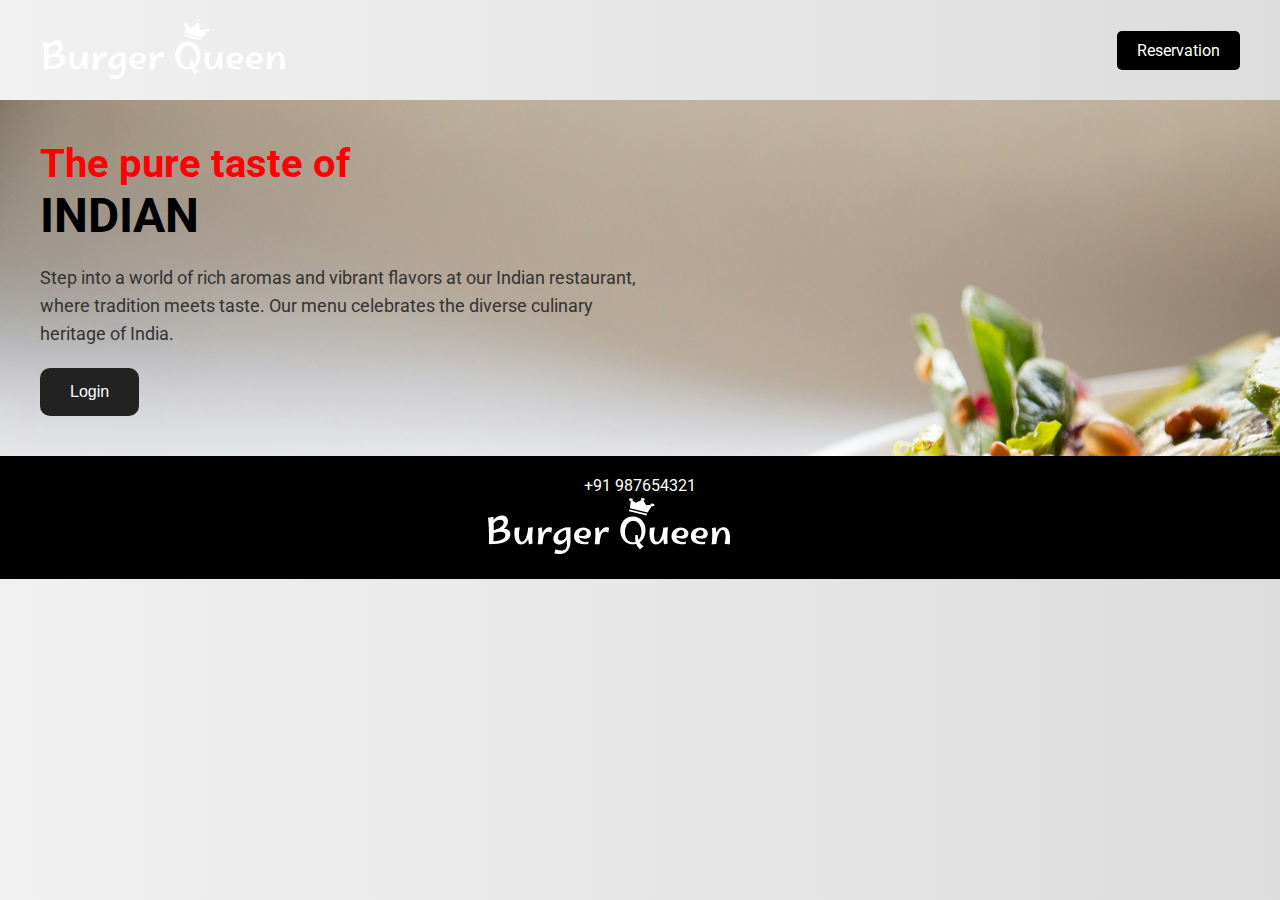
<file: index.html>
<!DOCTYPE html>
<html lang="en">
<head>
    <meta charset="UTF-8">
    <meta name="viewport" content="width=device-width, initial-scale=1.0">
    <title>Burger Queen - Indian Restaurant</title>
    <link rel="stylesheet" href="index.css">
    <link href="https://fonts.googleapis.com/css2?family=Roboto:wght@300;400;700&display=swap" rel="stylesheet">
</head>
<body>
    <header>
        <img src="image/Restaurant (48).png">
        <a href="reservation.html" class="reservation">Reservation</a>
    </header>

    <div class="container">
        <div class="text-section">
            <h1>
                <span class="red">The pure taste of</span>
                <span class="black">INDIAN</span>
            </h1>
            <p>
                Step into a world of rich aromas and vibrant flavors at our Indian restaurant, where tradition meets taste.
                Our menu celebrates the diverse culinary heritage of India.
            </p>
            <button class="btn-login">Login</button>
            
        </div>
        
    </div>

    <footer>
        +91 987654321<br>
        <img src="image/Restaurant (48).png">
    </footer>

   
      
    

<script>
    document.querySelector('.btn-login').addEventListener('click', function() {
            alert("Redirecting to login page...");
        });

    document.querySelector('.btn-login').addEventListener('click', function() {
        window.location.href = 'loginpage.html'; // Assuming your login page is saved as login.html
    });
</script>
</body>
</html>
</file>
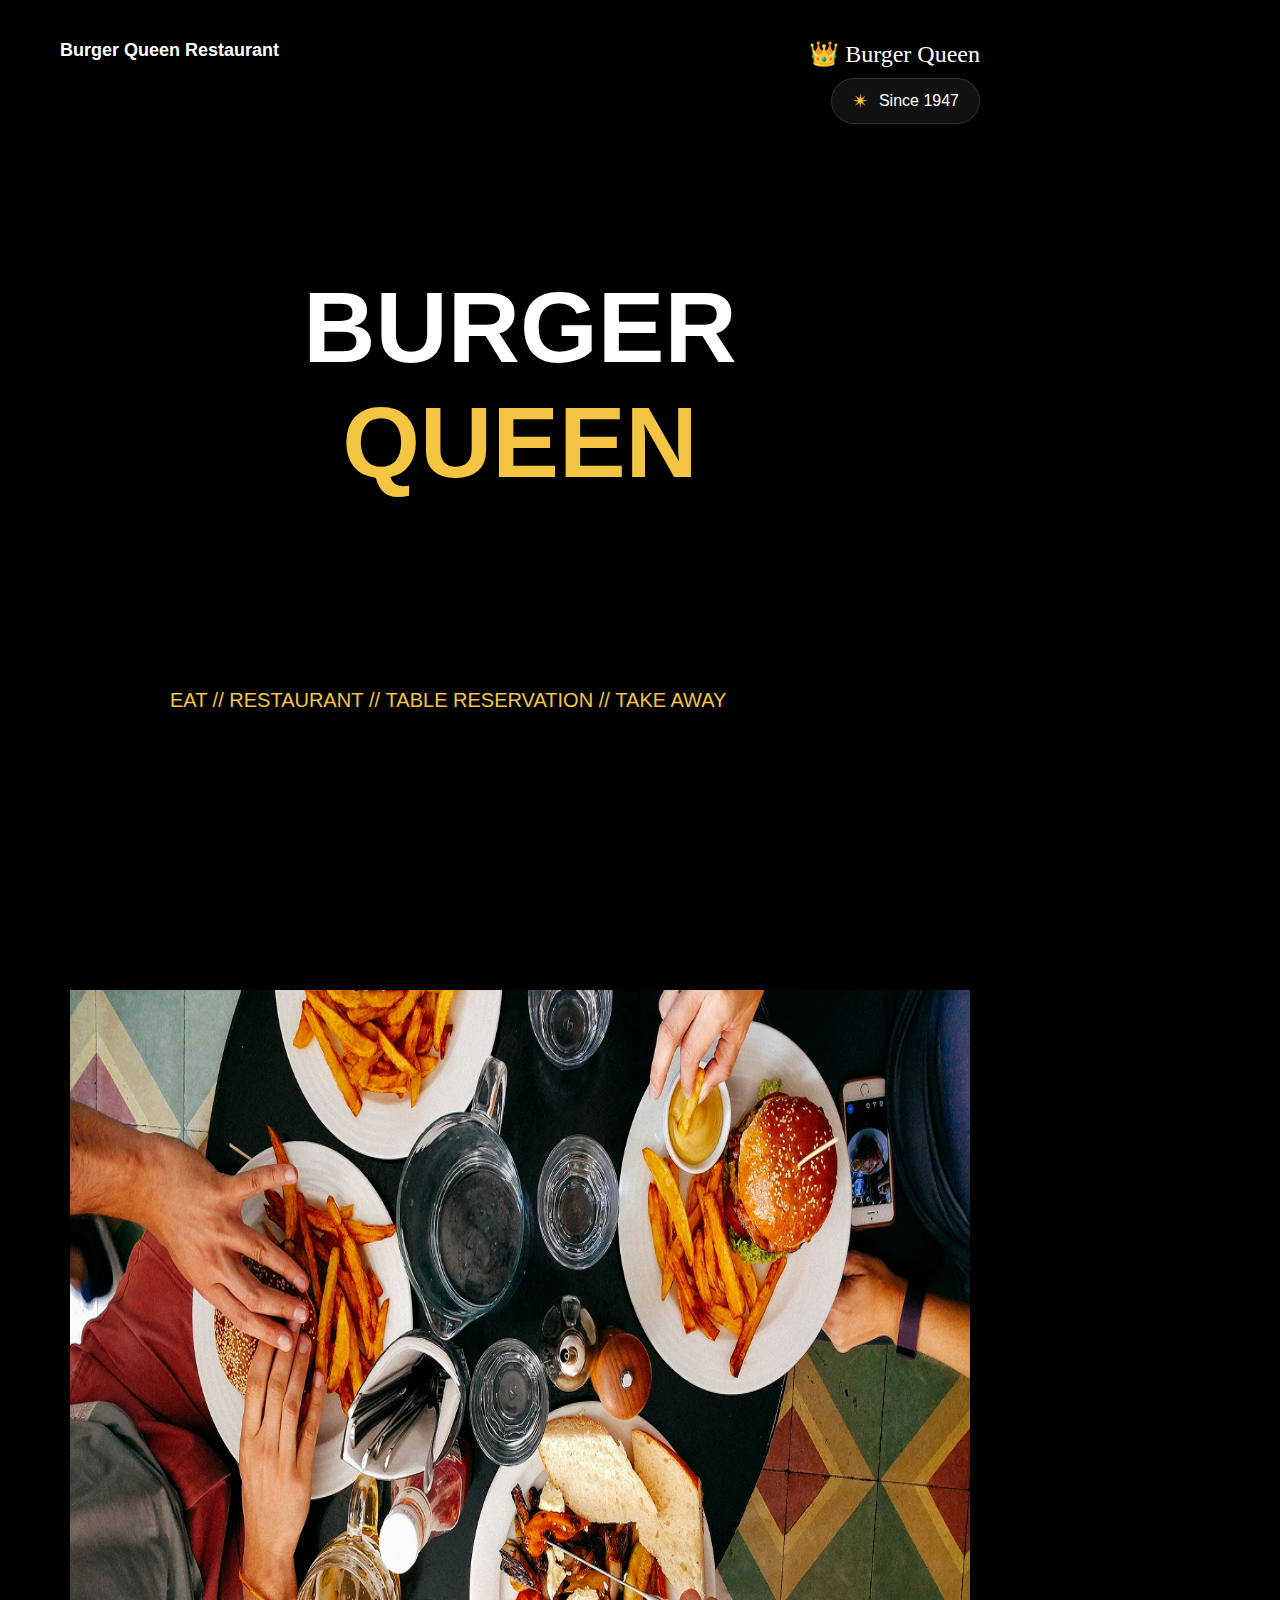
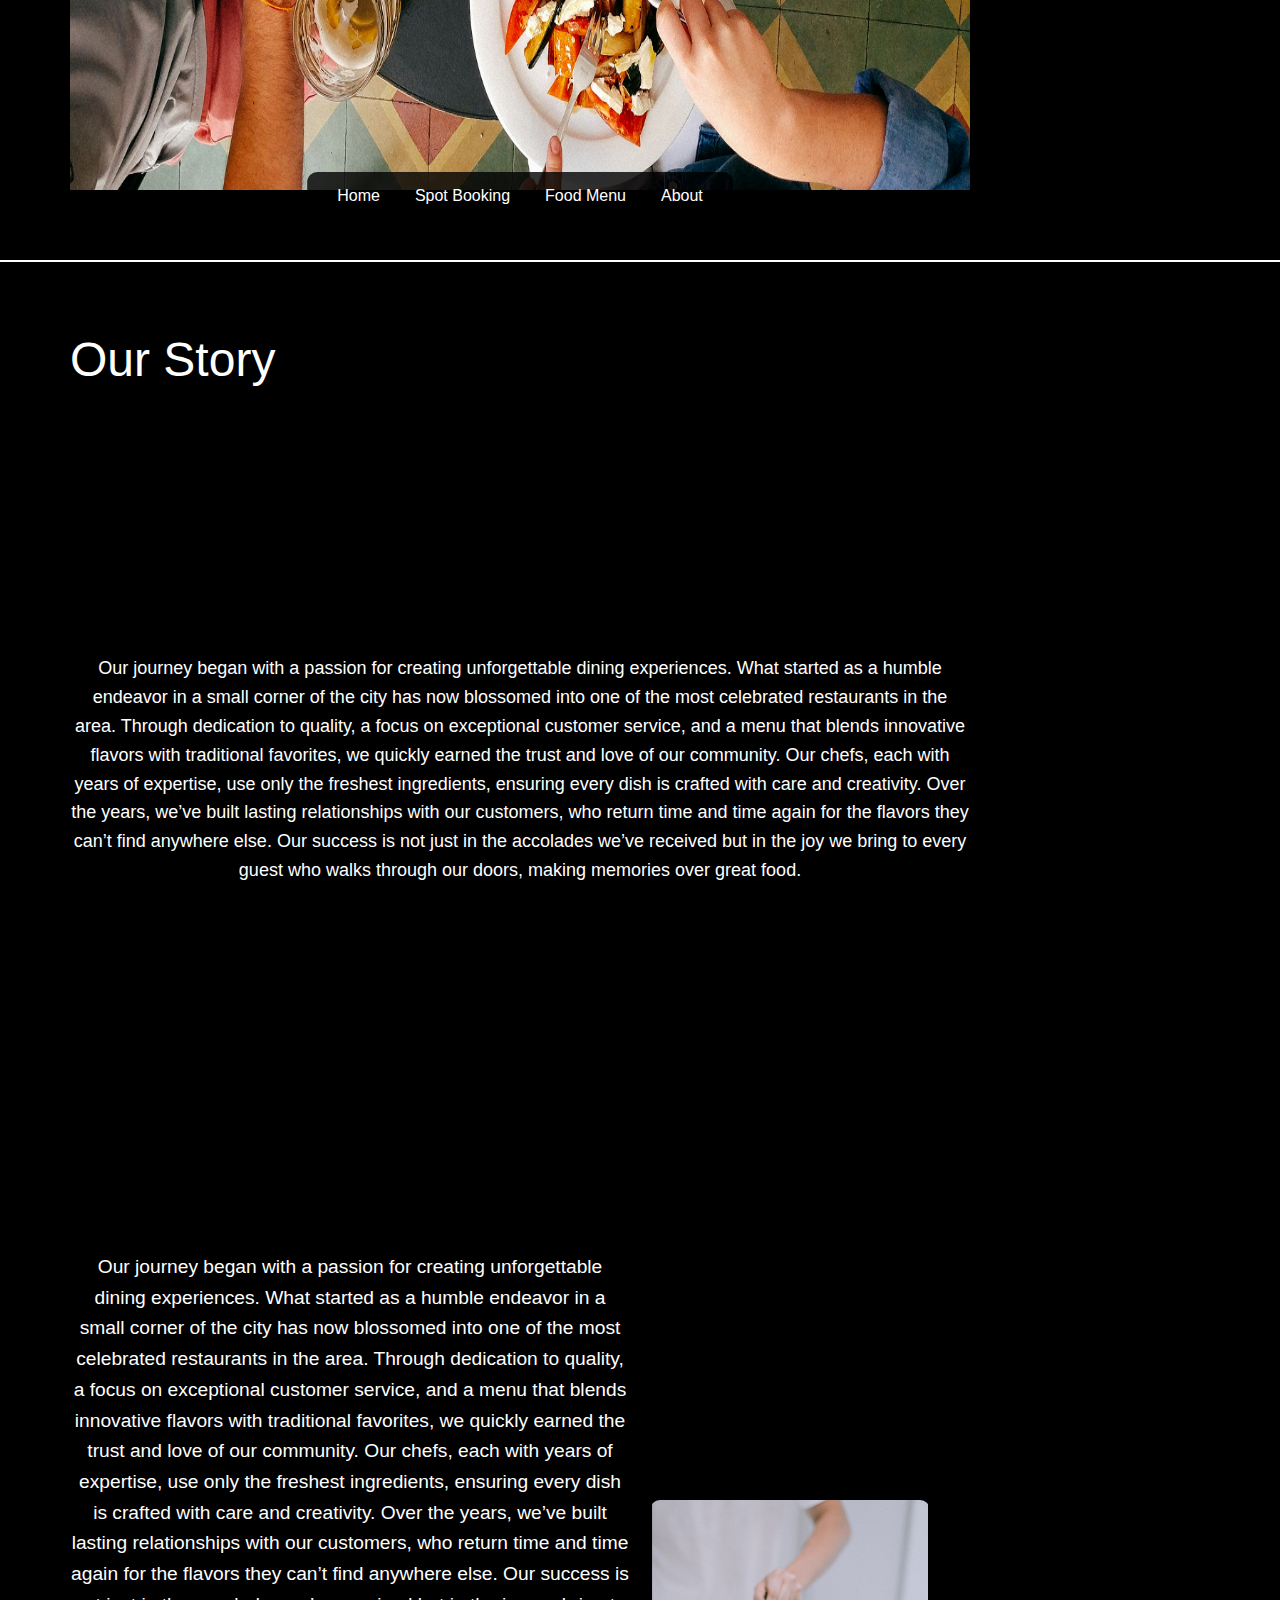
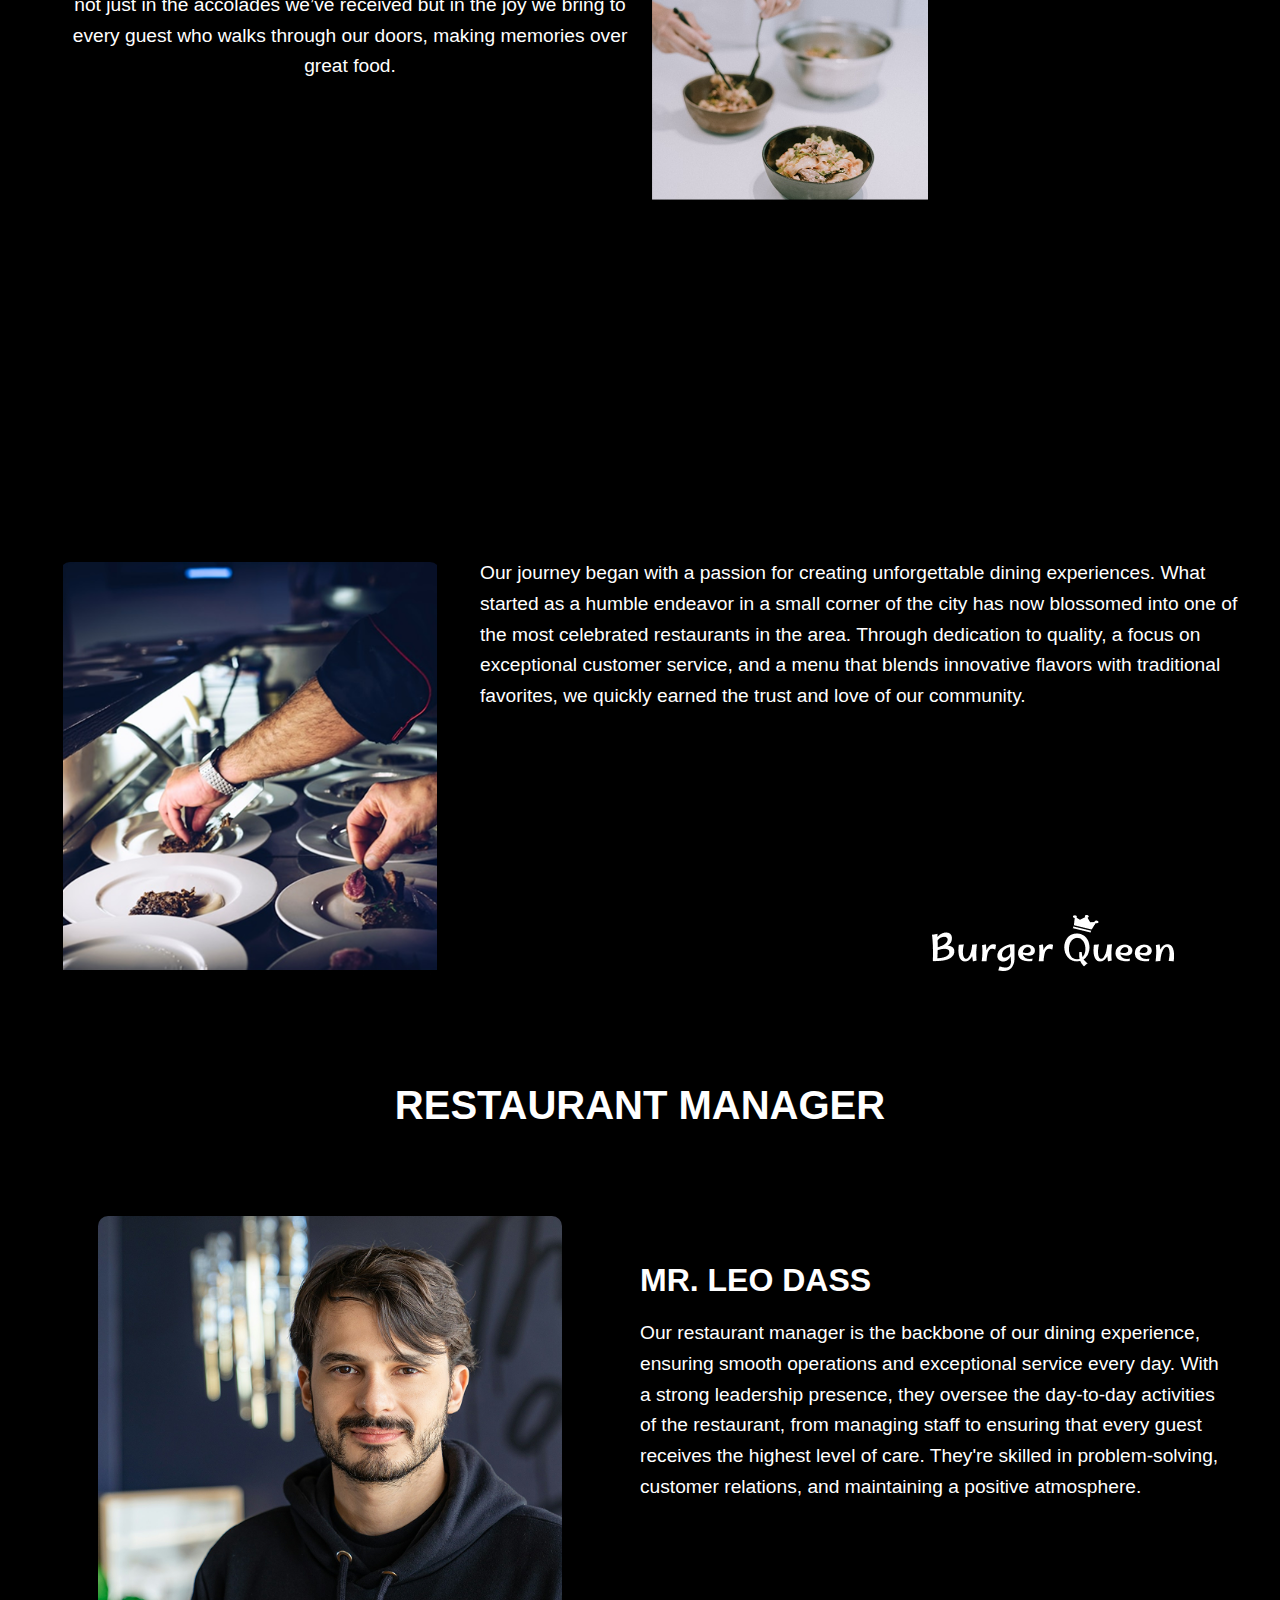
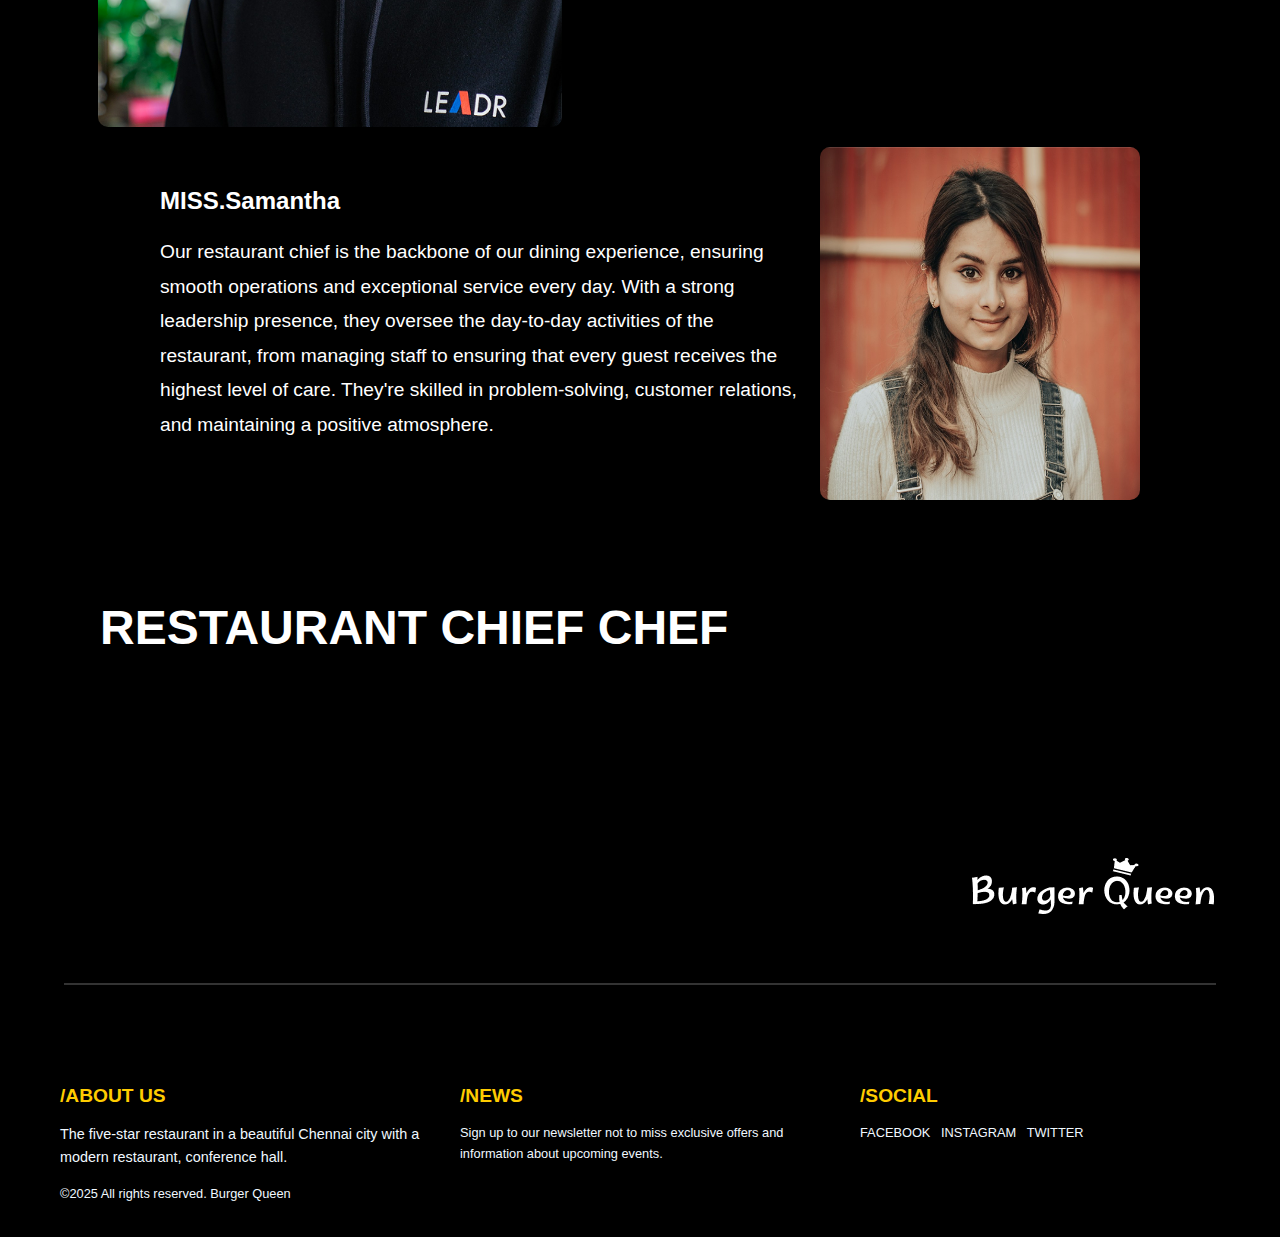
<file: about.html>
<!DOCTYPE html>
<html lang="en">
<head>
    <meta charset="UTF-8">
    <meta name="viewport" content="width=device-width, initial-scale=1.0">
    <title>Burger Queen About</title>
    <link rel="stylesheet" href="about.css">
</head>
<body>
        <div class="container">
            <div class="top-left">Burger Queen Restaurant</div>
            <div class="top-right">
              <div class="logo">👑 Burger Queen</div>
              <div class="since">
                <span class="star">✴</span>
                <span>Since 1947</span>
              </div>
            </div>
            <h1 class="brand">
              <span class="white">Burger</span>
              <span class="yellow">Queen</span>
            </h1>
            <div class="footer">
              EAT // <span>RESTAURANT</span> // <span>TABLE RESERVATION</span> // <span>TAKE AWAY</span>
            </div>
          </div>

    <div class="container">
        <img src="image/Restaurant (34).png" alt="Dining table with food" class="table-image">
        <nav class="navbar">
            <a href="Home.html">Home</a>
            <a href="spotbook.html">Spot Booking</a>
            <a href="foodmenu.html">Food Menu</a>
            <a href="about.html">About</a>
        </nav>
    </div>

    <div class="divider"></div>
    <div class="container">
        <div class="title">Our Story</div>
        
        <div class="content">
            Our journey began with a passion for creating unforgettable dining experiences. What started as a humble endeavor in a small corner of the city has now blossomed into one of the most celebrated restaurants in the area. Through dedication to quality, a focus on exceptional customer service, and a menu that blends innovative flavors with traditional favorites, we quickly earned the trust and love of our community. Our chefs, each with years of expertise, use only the freshest ingredients, ensuring every dish is crafted with care and creativity. Over the years, we’ve built lasting relationships with our customers, who return time and time again for the flavors they can’t find anywhere else. Our success is not just in the accolades we’ve received but in the joy we bring to every guest who walks through our doors, making memories over great food.
        </div>
    </div>
 

    <div class="container">
        <div class="text-section">
            <p>Our journey began with a passion for creating unforgettable dining experiences. What started as a humble endeavor in a small corner of the city has now blossomed into one of the most celebrated restaurants in the area. Through dedication to quality, a focus on exceptional customer service, and a menu that blends innovative flavors with traditional favorites, we quickly earned the trust and love of our community. Our chefs, each with years of expertise, use only the freshest ingredients, ensuring every dish is crafted with care and creativity. Over the years, we’ve built lasting relationships with our customers, who return time and time again for the flavors they can’t find anywhere else. Our success is not just in the accolades we’ve received but in the joy we bring to every guest who walks through our doors, making memories over great food.</p>
        </div>
        <div class="image-section">
            <img src="image/Restaurant (27).png" alt="Person preparing food">
        </div>
    </div>


    <div class="container1">
        <div class="image-section">
            <img src="image/Restaurant (28).png" alt="Chef preparing food">
        </div>
        <div class="text-section">
            <p>Our journey began with a passion for creating unforgettable dining experiences. What started as a humble endeavor in a small corner of the city has now blossomed into one of the most celebrated restaurants in the area. Through dedication to quality, a focus on exceptional customer service, and a menu that blends innovative flavors with traditional favorites, we quickly earned the trust and love of our community.</p>
            
            <div class="logo1">
                <img src="image/Restaurant (48).png" alt="Burger Queen Logo">
            </div>
        </div>
    </div>


    <div class="title-container">
        <h1>Restaurant Manager</h1>
    </div>
    <div class="profile-container">
        <div class="profile-image">
            <img src="image/Restaurant (29).png" alt="Restaurant Manager">
        </div>
        <div class="profile-text">
            <h2>MR. LEO DASS</h2>
            <p>Our restaurant manager is the backbone of our dining experience, ensuring smooth operations and exceptional service every day. With a strong leadership presence, they oversee the day-to-day activities of the restaurant, from managing staff to ensuring that every guest receives the highest level of care. They're skilled in problem-solving, customer relations, and maintaining a positive atmosphere.</p>
        </div>
    </div>
    <div class="journey-container">
        
        <div class="journey-text">
            <h2>MISS.Samantha</h2>
            <p>Our restaurant chief is the backbone of our dining experience, ensuring smooth operations and exceptional service every day. With a strong leadership presence, they oversee the day-to-day activities of the restaurant, from managing staff to ensuring that every guest receives the highest level of care. They're skilled in problem-solving, customer relations, and maintaining a positive atmosphere.</p>
            
        </div>
        <div class="journey-image">
            <img src="image/Restaurant (30).png" alt="Chef plating food">
        </div>
    </div>
 
    <h1>Restaurant Chief Chef</h1>
    <div class="logo1">
        <img src="image/Restaurant (48).png" alt="Burger Queen Logo">
    </div>
    <div class="line-container">
        <div class="line"></div>
      </div>
 
    <footer>
        <div class="footer-container">
            <div class="footer-section">
                <h2>/ABOUT US</h2>
                <p>The five-star restaurant in a beautiful Chennai city with a modern restaurant, conference hall.</p>
                <p>©2025 All rights reserved. Burger Queen</p>
            </div>
            <div class="footer-section">
                <h2>/NEWS</h2>
                <p>Sign up to our newsletter not to miss exclusive offers and information about upcoming events.</p>
            </div>
            <div class="footer-section">
                <h2>/SOCIAL</h2>
                <p>FACEBOOK &nbsp; INSTAGRAM &nbsp; TWITTER</p>
            </div>
        </div>
    </footer>
    
</body>
</html>
</file>
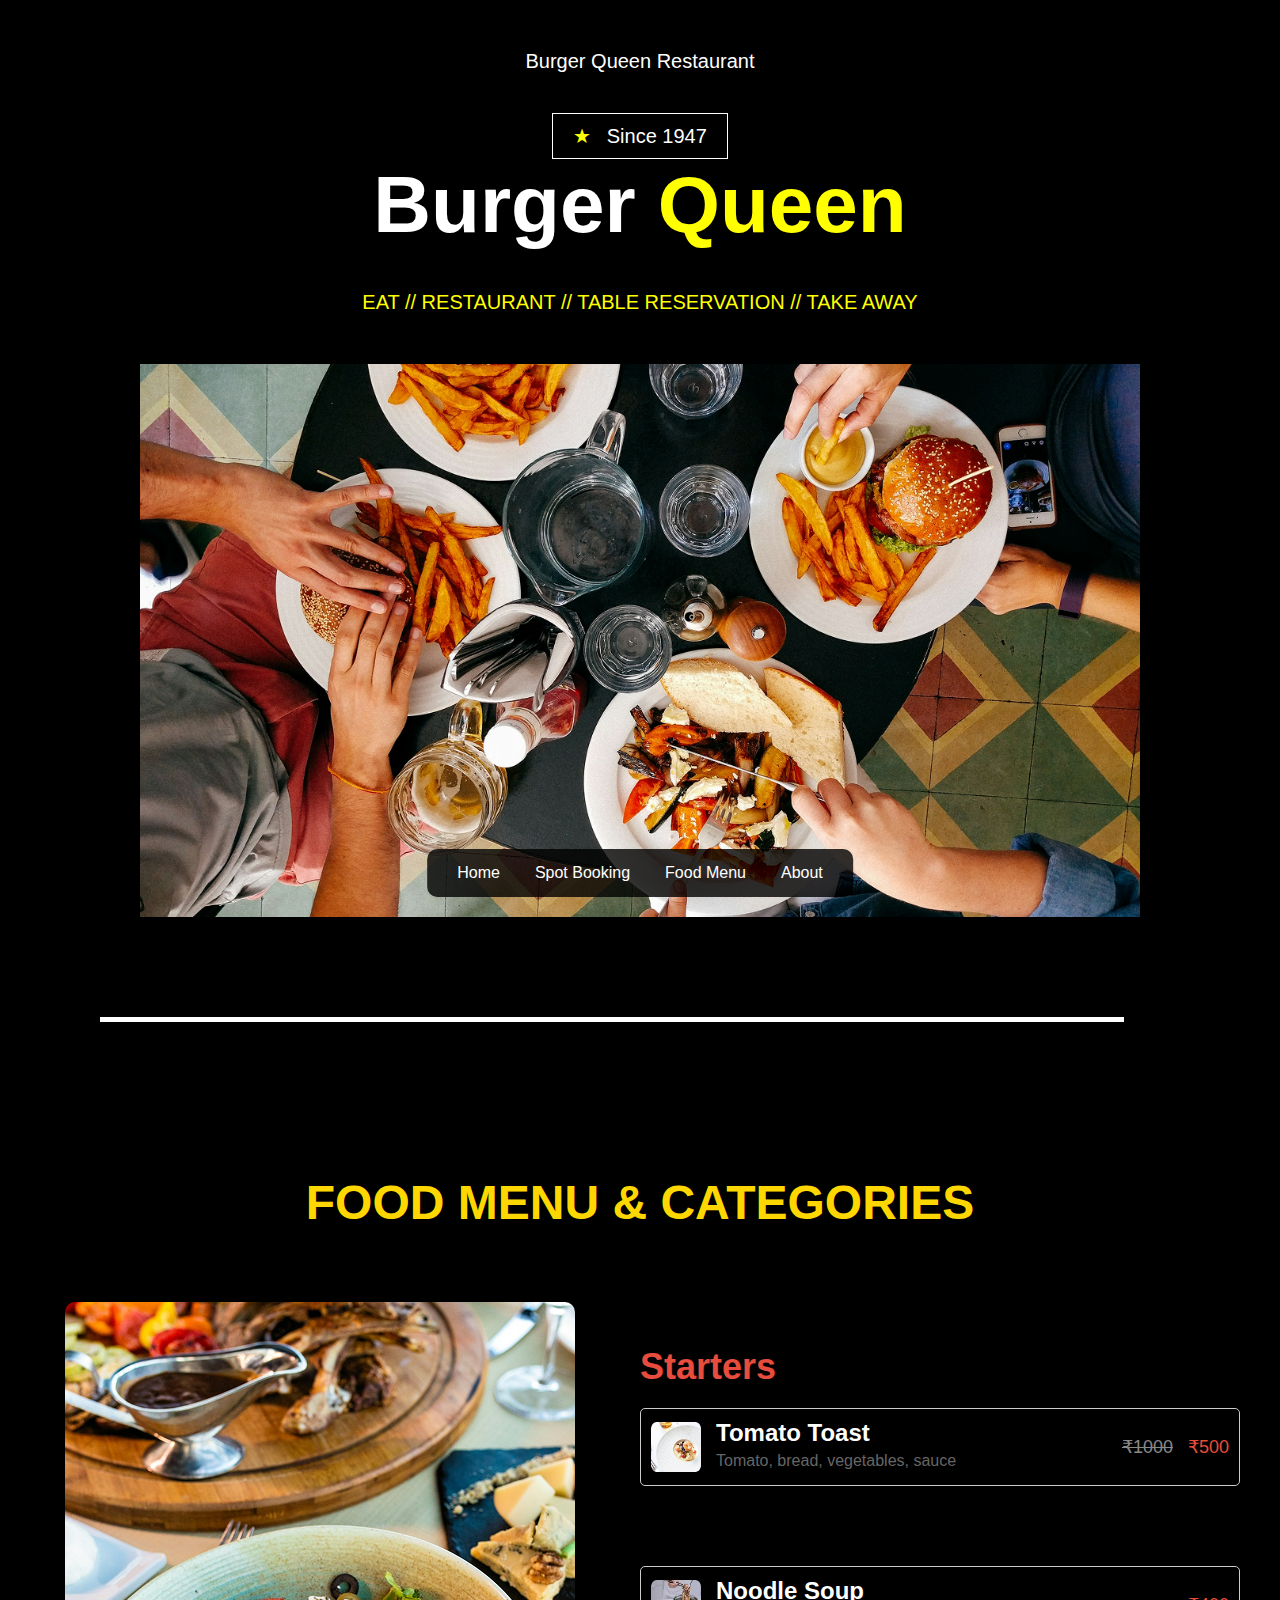
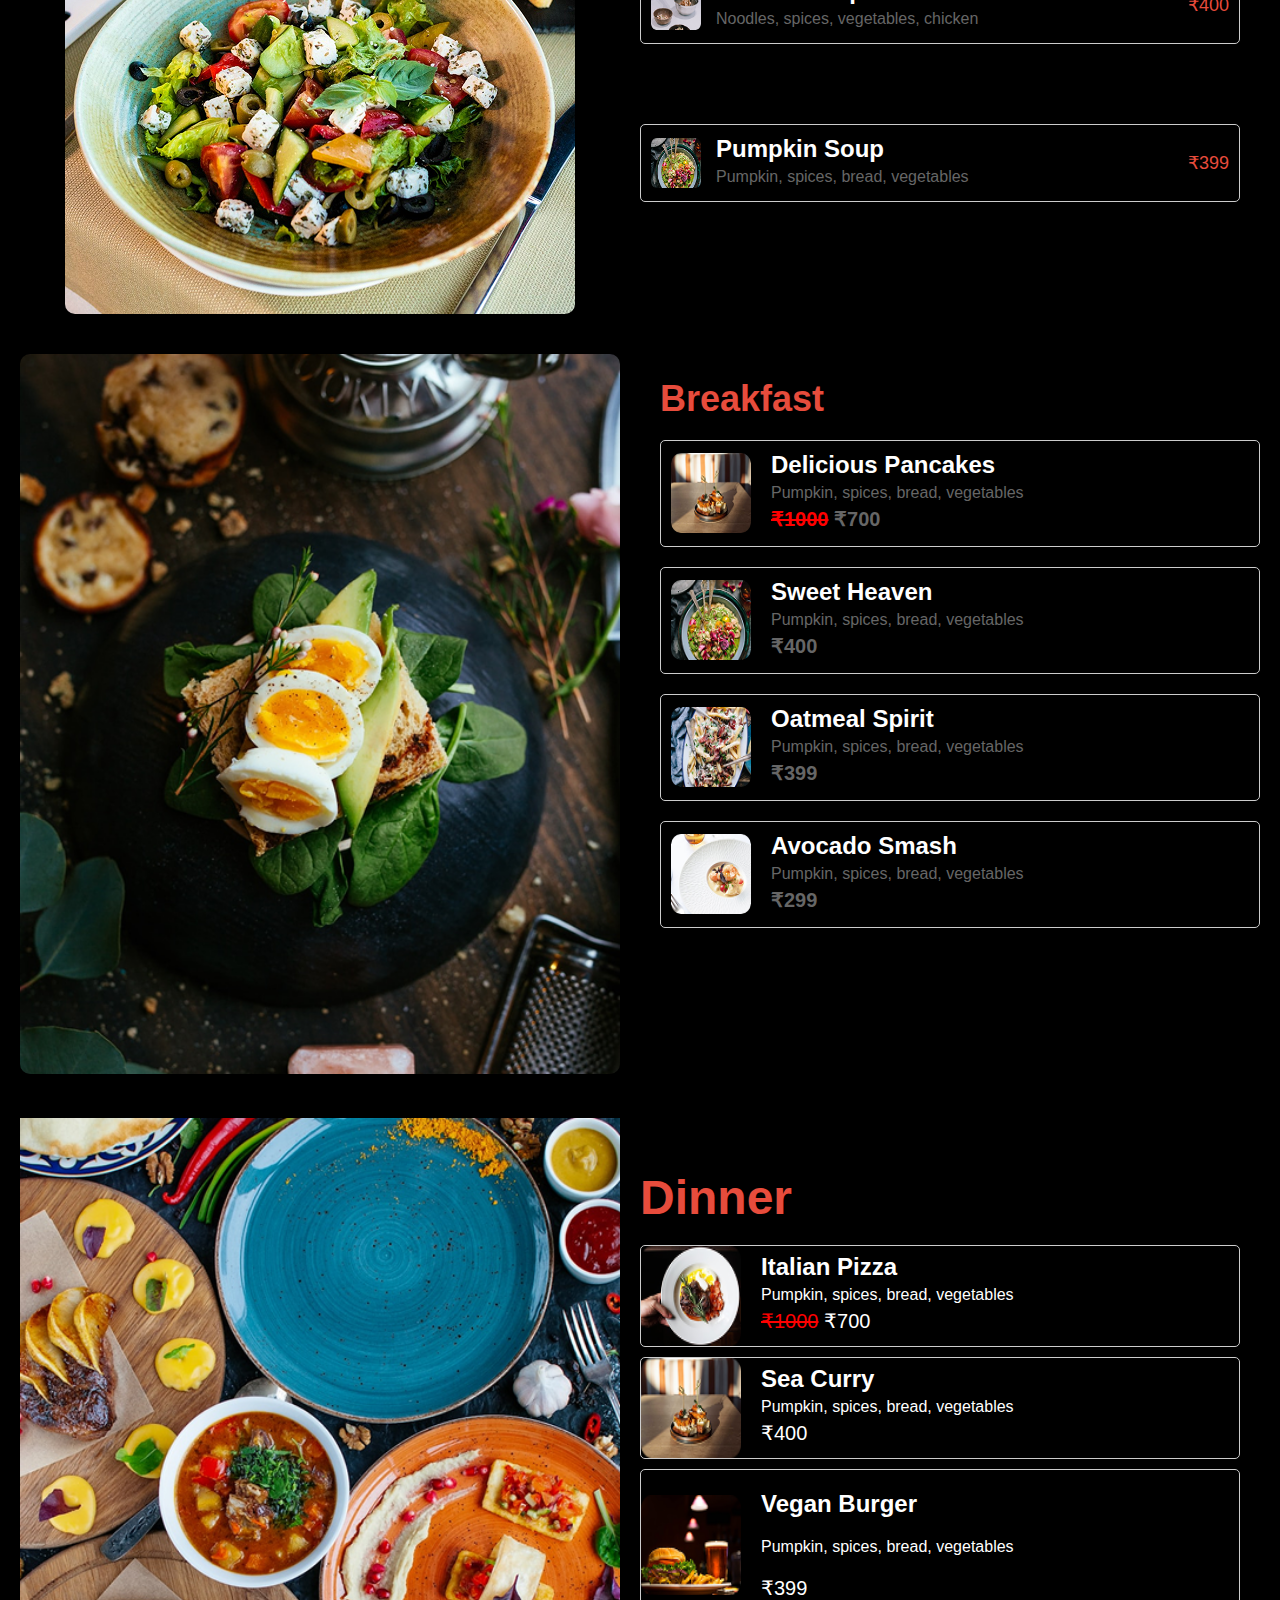
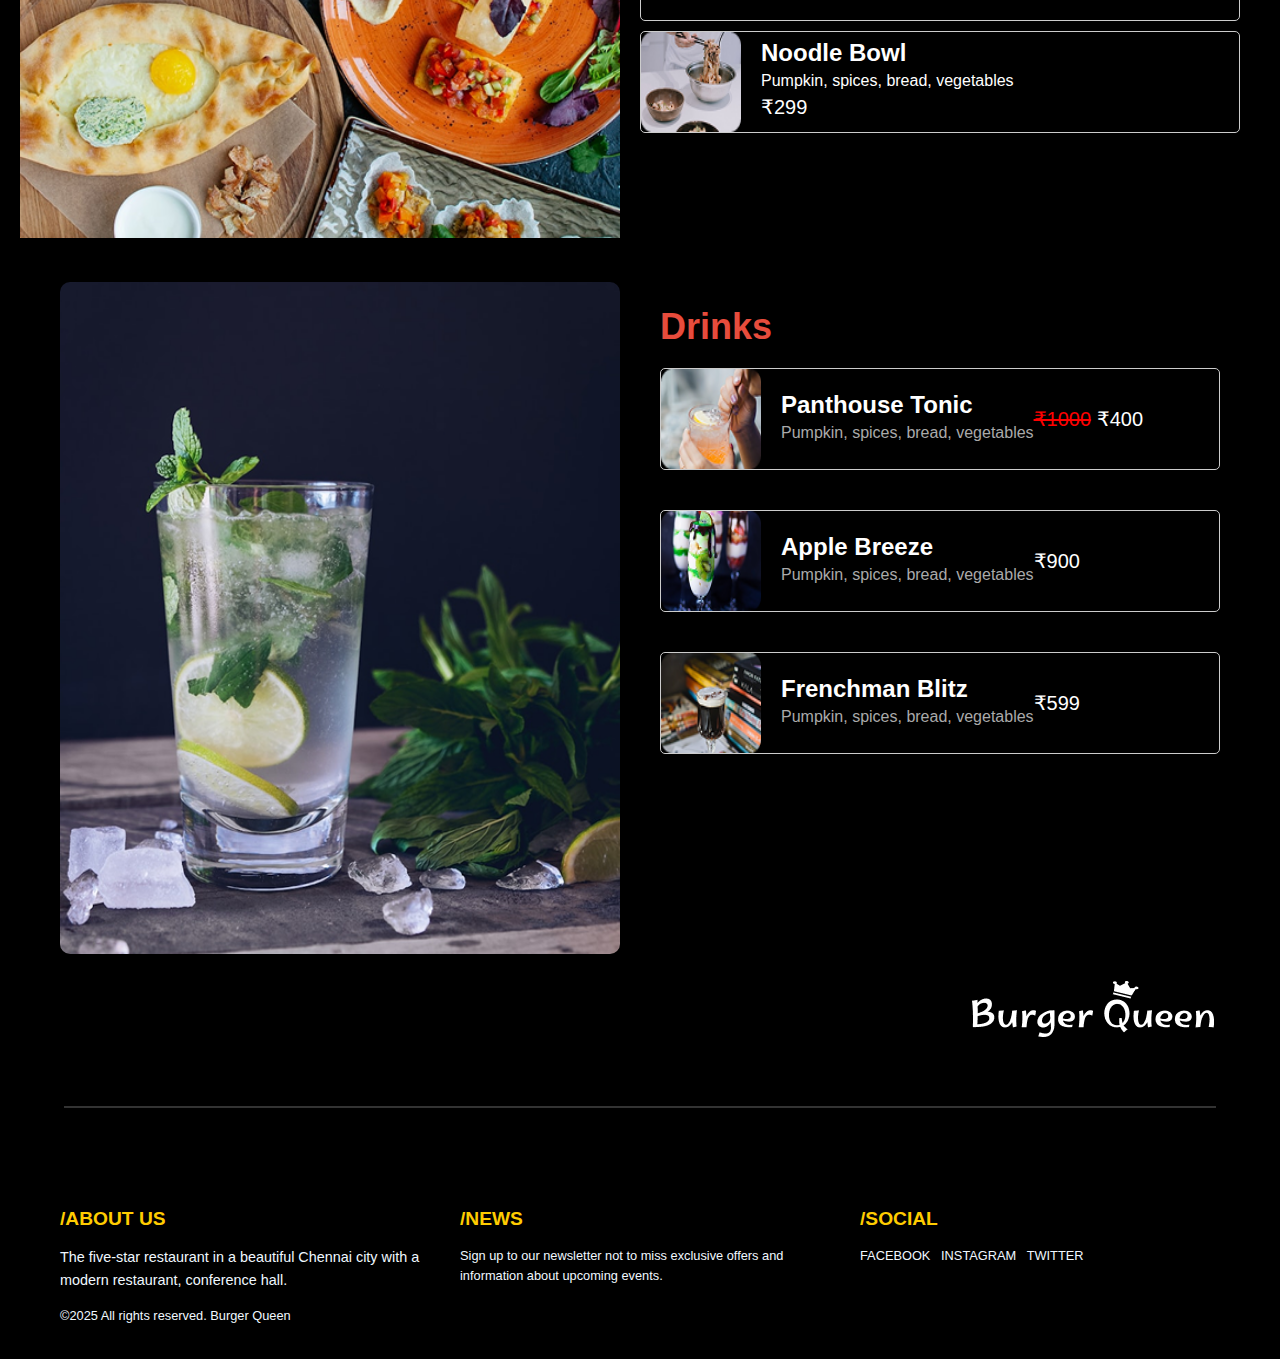
<file: foodmenu.html>
<!DOCTYPE html>
<html lang="en">
<head>
    <meta charset="UTF-8">
    <meta name="viewport" content="width=device-width, initial-scale=1.0">
    <title>Burger Queen Menu</title>
    <link rel="stylesheet" href="foodmenu.css">
</head>

<body>
    <div class="banner">
        <div class="top-text">Burger Queen Restaurant</div>
        <div class="badge">
            <span class="badge-icon">★</span> Since 1947
        </div>
        <div class="main-text">Burger <span class="highlight">Queen</span></div>
        
        <div class="bottom-text">EAT // RESTAURANT // TABLE RESERVATION // TAKE AWAY</div>
    </div>

    <div class="container">
        <img src="image/Restaurant (34).png" alt="Dining table with food" class="table-image">
        <nav class="navbar">
            <a href="Home.html">Home</a>
            <a href="spotbook.html" class="spot">Spot Booking</a>
            <a href="foodmenu.html">Food Menu</a>
            <a href="about.html">About</a>
        </nav>
    </div>
   
 
<div class="horizontal-line"></div>
<!--flex1-->
<div class="heading">
    <h1>FOOD MENU & CATEGORIES</h1>
</div>
<div class="top">
<div class="image-container">
    <img src="image/Restaurant (41).png" alt="A bowl of salad with bread">
</div>
<div class="menu-container">
    <h1>Starters</h1>
    <div class="menu-item">
        <img src="image/Restaurant (1).png" alt="Tomato Toast">
        <div class="details">
            <h2>Tomato Toast</h2>
            <p>Tomato, bread, vegetables, sauce</p>
        </div>
        <div class="price">
            <span class="price discounted">₹1000</span> ₹500
        </div>
    </div>
    <div class="menu-item">
        <img src="image/Restaurant (2).png" alt="Noodle Soup">
        <div class="details">
            <h2>Noodle Soup</h2>
            <p>Noodles, spices, vegetables, chicken</p>
        </div>
        <div class="price">₹400</div>
    </div>
    <div class="menu-item">
        <img src="image/Restaurant (3).png" alt="Pumpkin Soup">
        <div class="details">
            <h2>Pumpkin Soup</h2>
            <p>Pumpkin, spices, bread, vegetables</p>
        </div>
        <div class="price">₹399</div>
    </div>
</div>
</div>

<!--flex2-->
<div class="container1">
    <div class="image-section1">
        <img src="image/Restaurant (42).png" alt="Food Photograph">
    </div>
    <div class="menu-section1">
        <h1>Breakfast</h1>
        <div class="menu-item1">
            <img src="image/Restaurant (4).png" alt="Delicious Pancakes">
            <div class="item-details1">
                <h2>Delicious Pancakes</h2>
                <p>Pumpkin, spices, bread, vegetables</p>
                <p class="price1"><span class="old-price1">₹1000</span> ₹700</p>
            </div>
        </div>
        <div class="menu-item1">
            <img src="image/Restaurant (3).png" alt="Sweet Heaven">
            <div class="item-details1">
                <h2>Sweet Heaven</h2>
                <p>Pumpkin, spices, bread, vegetables</p>
                <p class="price1">₹400</p>
            </div>
        </div>
        <div class="menu-item1">
            <img src="image/Restaurant (6).png" alt="Oatmeal Spirit">
            <div class="item-details1">
                <h2>Oatmeal Spirit</h2>
                <p>Pumpkin, spices, bread, vegetables</p>
                <p class="price1">₹399</p>
            </div>
        </div>
        <div class="menu-item1">
            <img src="image/Restaurant (1).png" alt="Avocado Smash">
            <div class="item-details1">
                <h2>Avocado Smash</h2>
                <p>Pumpkin, spices, bread, vegetables</p>
                <p class="price1">₹299</p>
            </div>
        </div>
    </div>
</div>

<!--flex3-->
<div class="menu-container2">
    <div class="image-section2">
        <img src="image/Restaurant (43).png" alt="Dinner Dishes">
    </div>
    <div class="menu-section2">
        <h1>Dinner</h1>
        <div class="menu-item2">
            <img src="image/Restaurant (8).png" alt="Italian Pizza">
            <div class="item-details2">
                <h2>Italian Pizza</h2>
                <p>Pumpkin, spices, bread, vegetables</p>
                <p class="price2"><span class="old-price2">₹1000</span> ₹700</p>
            </div>
        </div>
        <div class="menu-item2">
            <img src="image/Restaurant (4).png" alt="Sea Curry">
            <div class="item-details2">
                <h2>Sea Curry</h2>
                <p>Pumpkin, spices, bread, vegetables</p>
                <p class="price2">₹400</p>
            </div>
        </div>
        <div class="menu-item2">
            <img src="image/Restaurant (10).png" alt="Vegan Burger">
            <div class="item-details">
                <h2>Vegan Burger</h2>
                <p>Pumpkin, spices, bread, vegetables</p>
                <p class="price2">₹399</p>
            </div>
        </div>
        <div class="menu-item2">
            <img src="image/Restaurant (2).png" alt="Noodle Bowl">
            <div class="item-details2">
                <h2>Noodle Bowl</h2>
                <p>Pumpkin, spices, bread, vegetables</p>
                <p class="price2">₹299</p>
            </div>
        </div>
    </div>
</div>

<div class="container3">
    <div class="image-section3">
        <img src="image/Restaurant (44).png" alt="A drink image">
    </div>
    <div class="menu-section3">
        <h1>Drinks</h1>
        <div class="menu-item3">
            <img src="image/Restaurant (12).png" alt="juice">
            <div class="details3">
                <h2>Panthouse Tonic</h2>
                <p>Pumpkin, spices, bread, vegetables</p>
            </div>
            <div class="price3">
                <span class="old-price3">₹1000</span> ₹400
            </div>
        </div>
        <div class="menu-item3">
            <img src="image/Restaurant (13).png" alt="juices">
            <div class="details3">
                <h2>Apple Breeze</h2>
                <p>Pumpkin, spices, bread, vegetables</p>
            </div>
            <div class="price3">₹900</div>
        </div>
        <div class="menu-item3">
            <img src="image/Restaurant (14).png" alt="juice">
            <div class="details3">
                <h2>Frenchman Blitz</h2>
                <p>Pumpkin, spices, bread, vegetables</p>
            </div>
            <div class="price3">₹599</div>
        </div>
    </div>
</div>

<div class="logo1">
    <img src="image/Restaurant (48).png" alt="Burger Queen Logo">
</div>
<div class="line-container">
    <div class="line"></div>
</div>

<footer>
    <div class="footer-container">
        <div class="footer-section">
            <h2>/ABOUT US</h2>
            <p>The five-star restaurant in a beautiful Chennai city with a modern restaurant, conference hall.</p>
            <p>©2025 All rights reserved. Burger Queen</p>
        </div>
        <div class="footer-section">
            <h2>/NEWS</h2>
            <p>Sign up to our newsletter not to miss exclusive offers and information about upcoming events.</p>
        </div>
        <div class="footer-section">
            <h2>/SOCIAL</h2>
            <p>FACEBOOK &nbsp; INSTAGRAM &nbsp; TWITTER</p>
        </div>
    </div>
</footer>

    <script>
    document.getElementById("starters-heading").addEventListener("click", function() {
        window.location.href = "starters.html"; // Replace with your destination page
    });

</script>
</body>
</html>
</file>
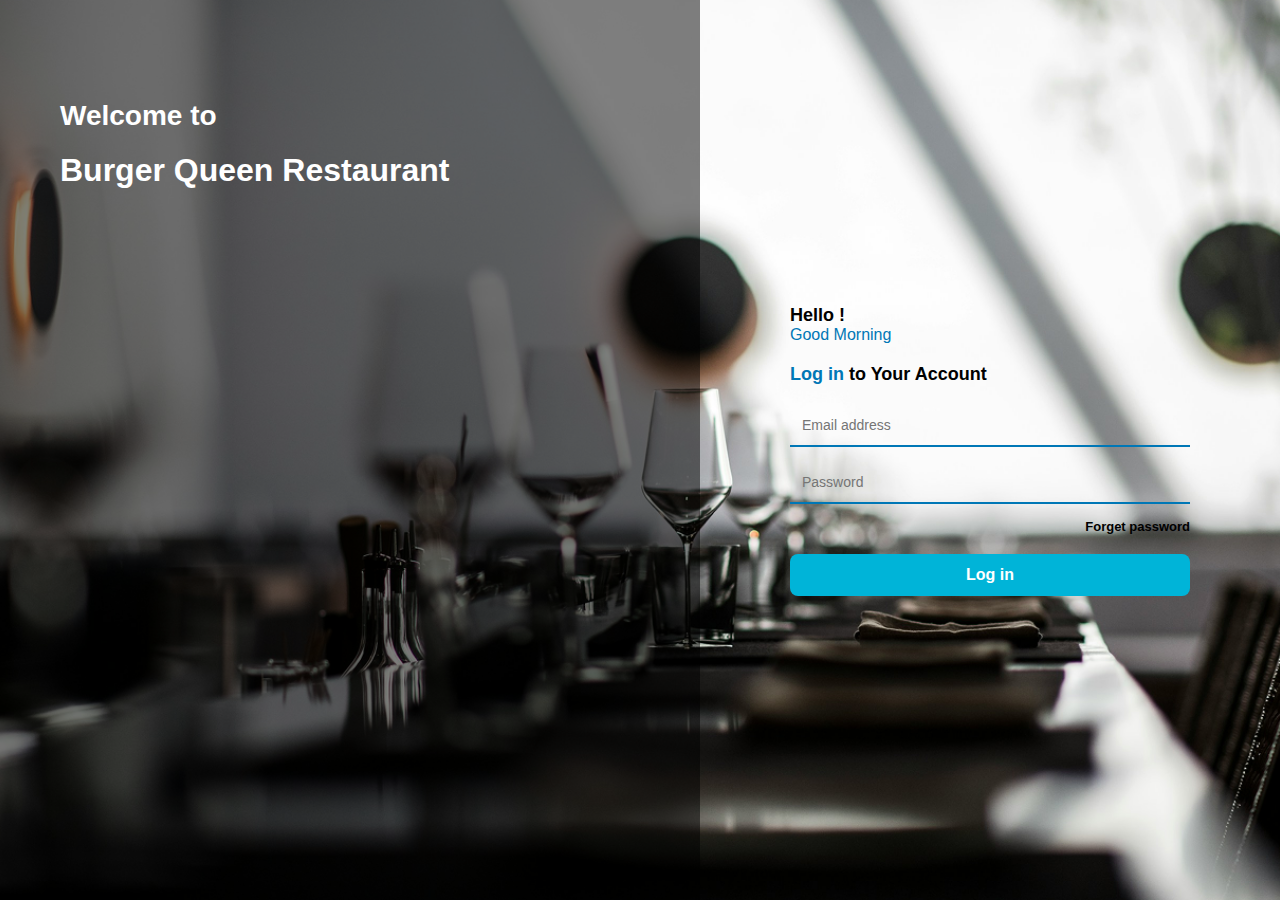
<file: loginpage.html>
<!DOCTYPE html>
<html lang="en">
<head>
  <meta charset="UTF-8" />
  <meta name="viewport" content="width=device-width, initial-scale=1.0"/>
  <title>Burger Queen Restaurant Login</title>
  <link rel="stylesheet" href="login.css">
  
</head>

<body>
  <div class="container">
    <div class="left-section">
      <h2>Welcome to</h2>
      <h1>Burger Queen Restaurant</h1>
    </div>
    <div class="right-section">
      <form class="login-form" onsubmit="return handleLogin(event)">
        <p class="greeting">Hello !</p>
        <p class="sub-greeting">Good Morning</p>
        <h3><span class="highlight">Log in</span> to Your Account</h3>
        <input type="email" placeholder="Email address" required />
        <input type="password" placeholder="Password" required />
        <div class="form-footer">
          <a href="#">Forget password</a>
        </div>
        <button type="submit">Log in</button>
      </form>
    </div>
  </div>
  <script>
    function handleLogin(event) {
  event.preventDefault();
  alert("Logging in...");
  // Add actual login logic here if needed
  return false;
}

function handleLogin(event) {
  event.preventDefault();
  // Redirect to the restaurant main page after login
  window.location.href = "Home.html";
}
</script>
  
</body>
</html>
</file>
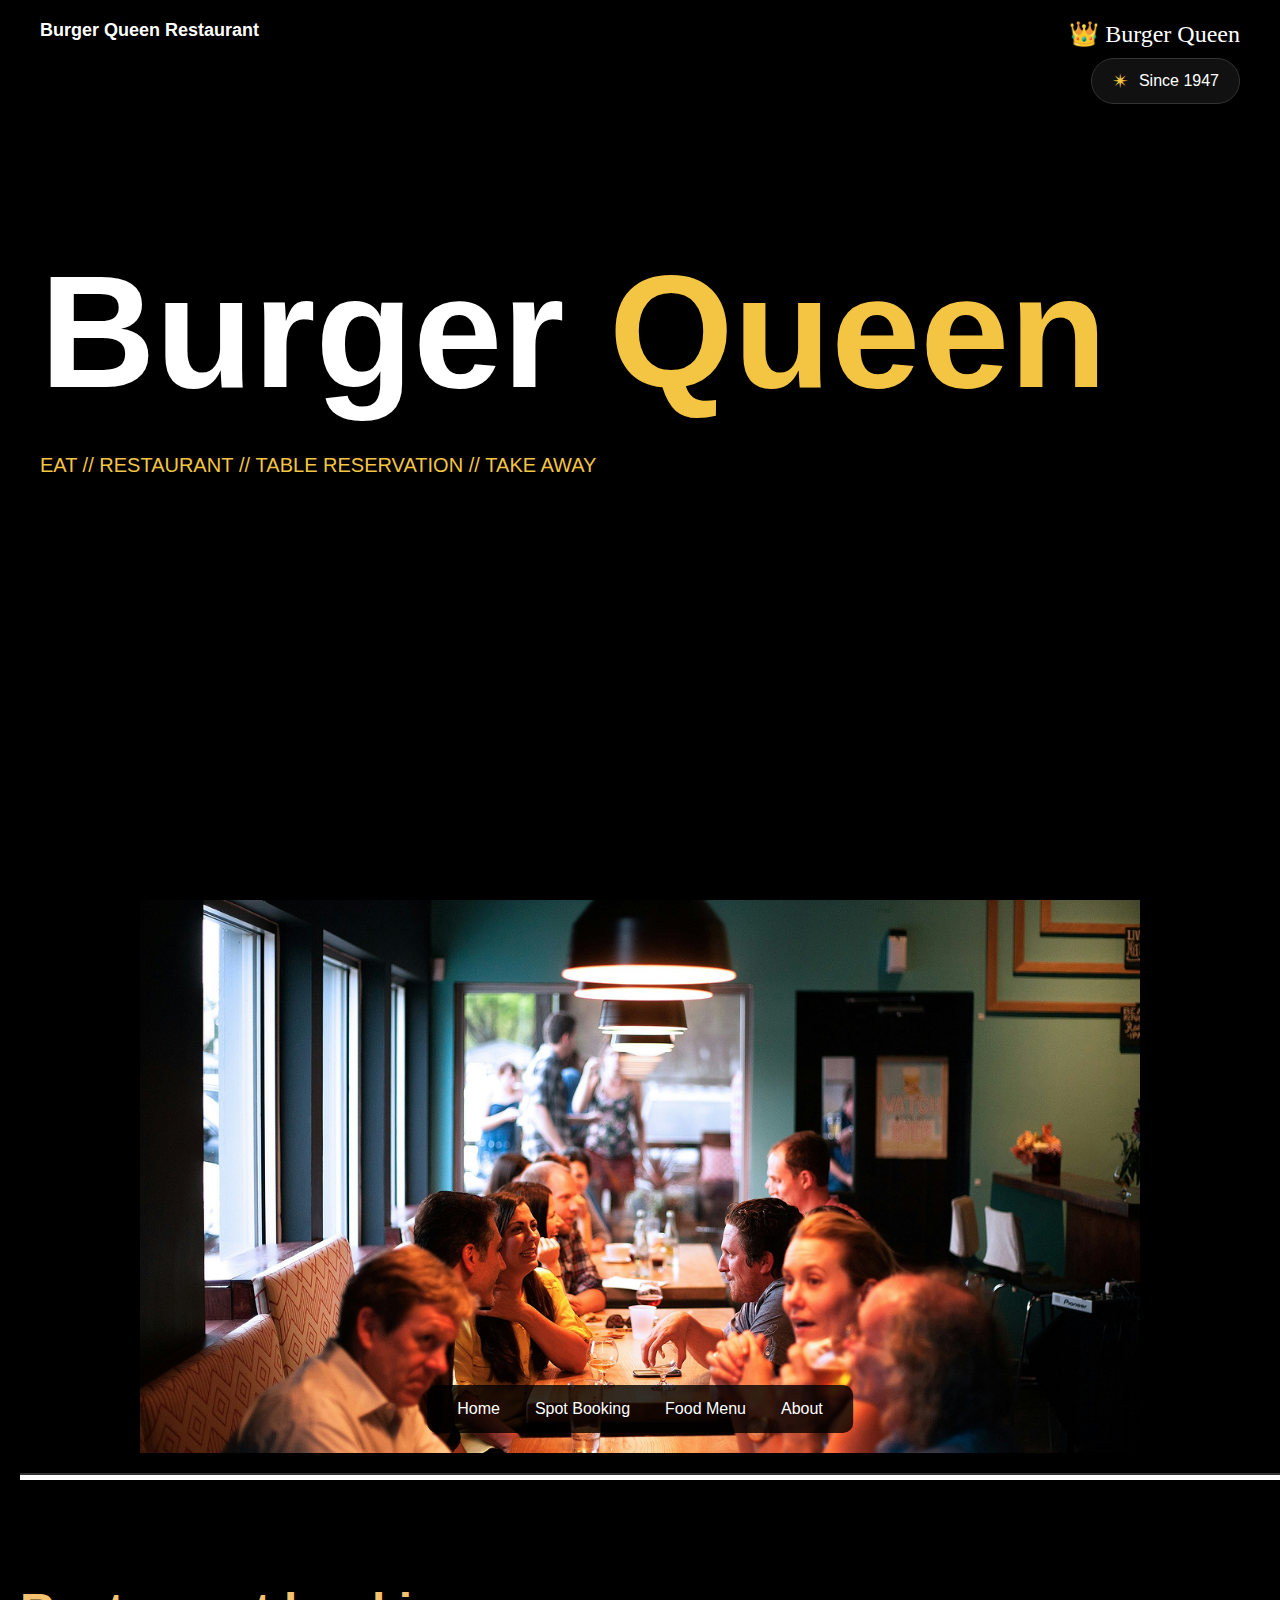
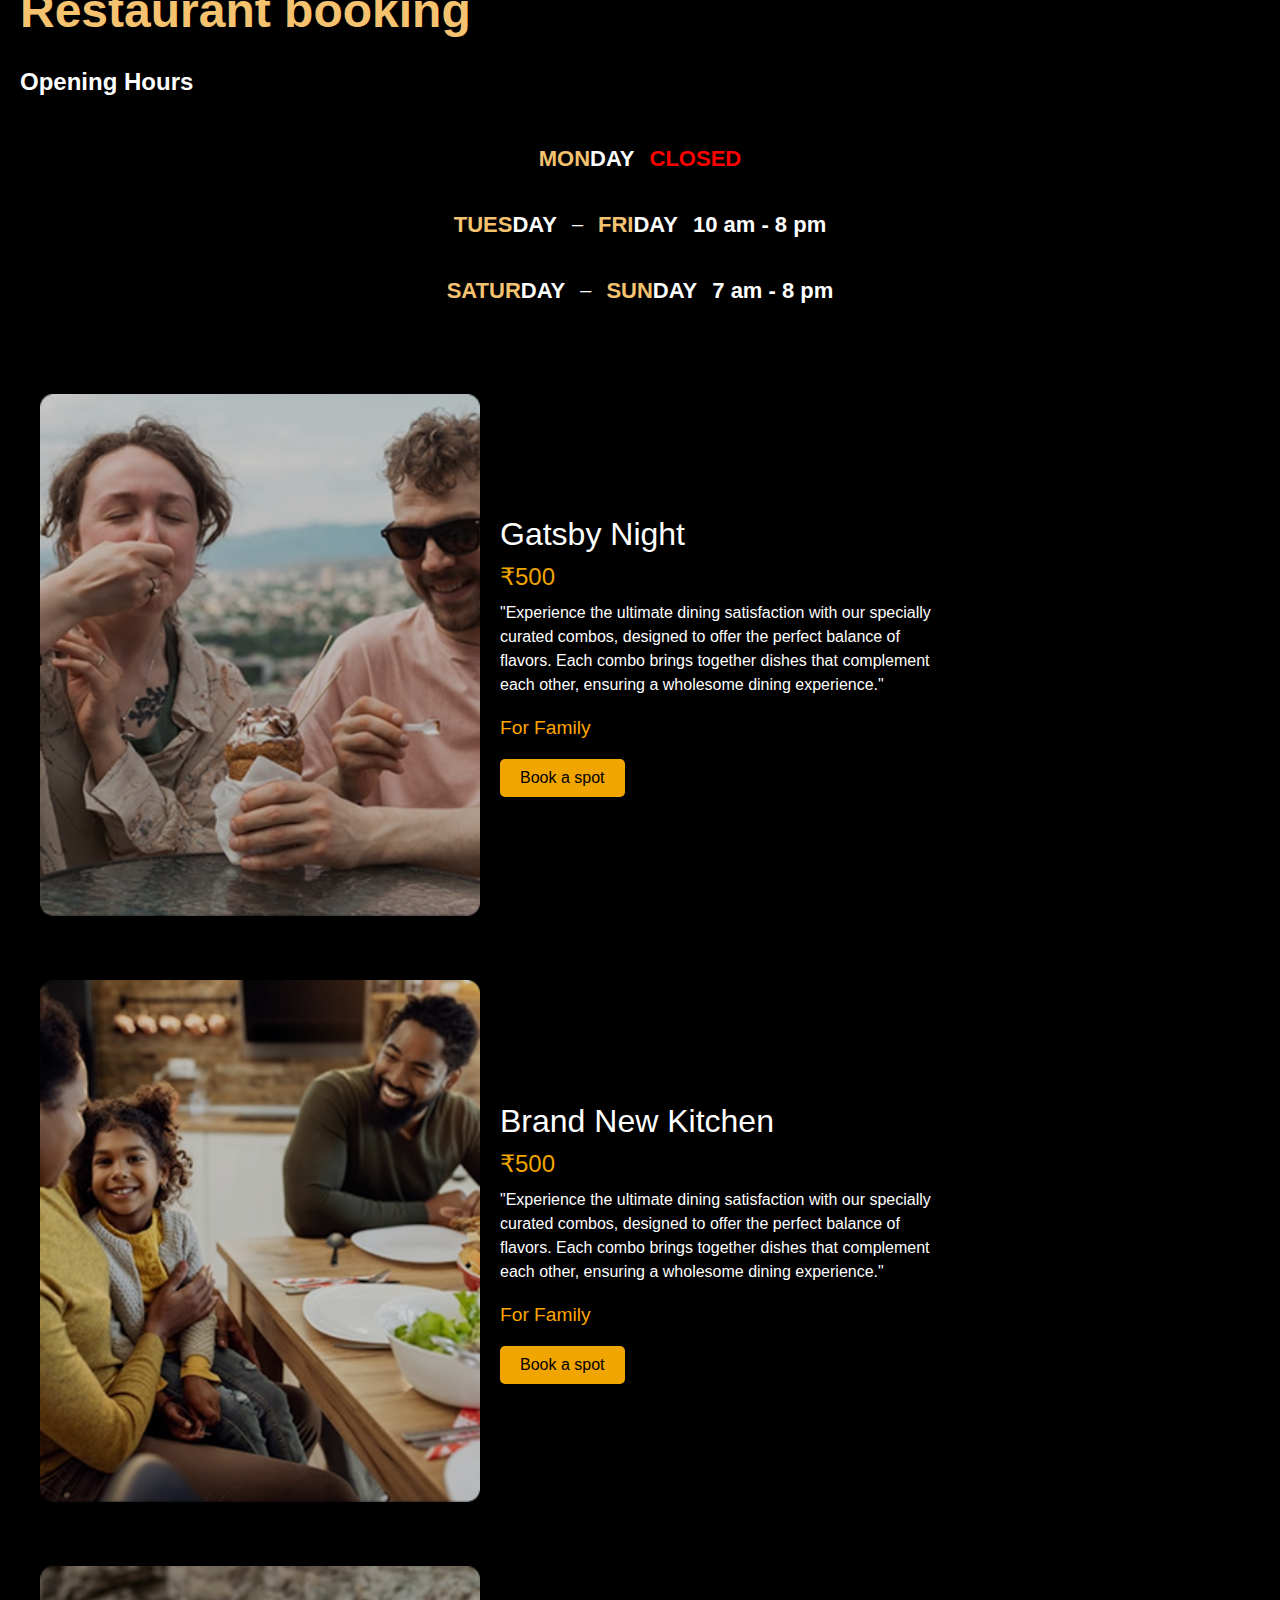
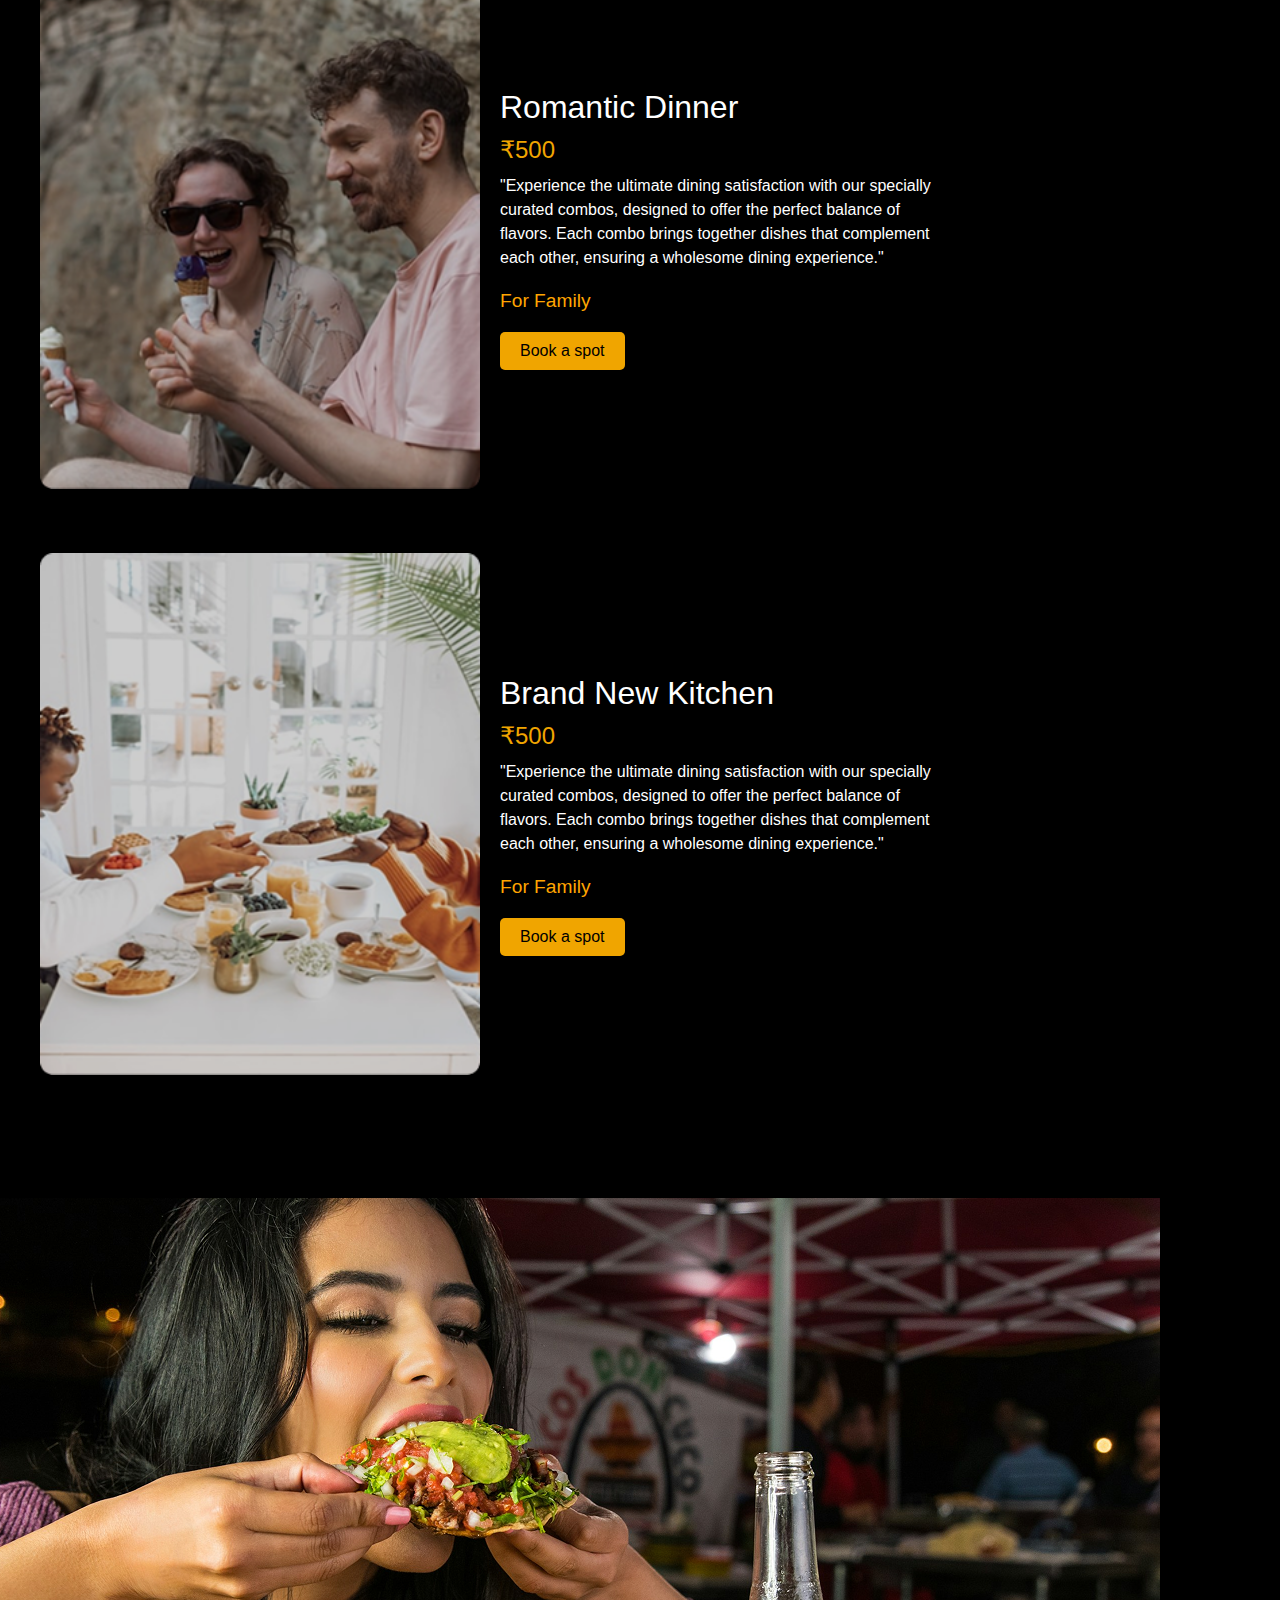
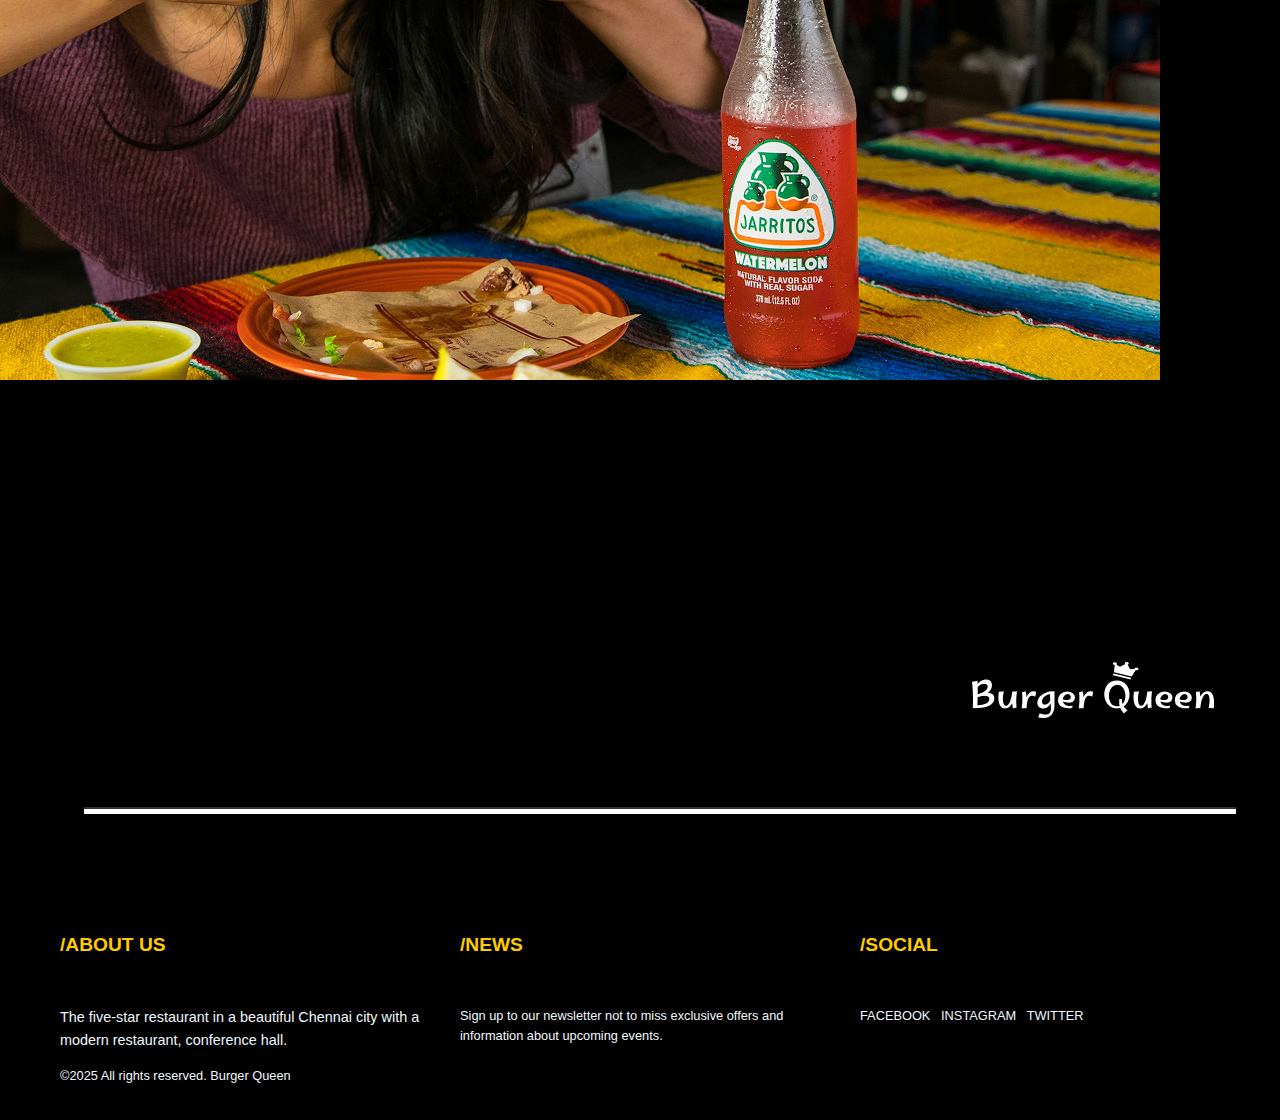
<file: reservation.html>
<!DOCTYPE html>
<html lang="en">
<head>
    <meta charset="UTF-8">
    <meta name="viewport" content="width=device-width, initial-scale=1.0">
    <title>Burger Queen Reservationt</title>
    <link rel="stylesheet" href="reservation.css">
</head>

<body>
    <div class="container3">
        <div class="top-left">Burger Queen Restaurant</div>
        <div class="top-right">
          <div class="logo">👑 Burger Queen</div>
          <div class="since">
            <span class="star">✴</span>
            <span>Since 1947</span>
          </div>
        </div>
        <h1 class="brand">
          <span class="white">Burger</span>
          <span class="yellow">Queen</span>
        </h1>
        <div class="footer">
          EAT // <span>RESTAURANT</span> // <span>TABLE RESERVATION</span> // <span>TAKE AWAY</span>
        </div>
      </div>

    <div class="container">
        <img src="image/Restaurant (32).png" alt="Dining table with food" class="table-image">
        <nav class="navbar">
            <a href="Home.html">Home</a>
            <a href="spotbook.html" class="spot">Spot Booking</a>
            <a href="foodmenu.html">Food Menu</a>
            <a href="about.html">About</a>
        </nav>
    </div>
   
    
    <div class="line"></div>

    <div class="container1">
        <h1>Restaurant booking</h1>
        <h2>Opening Hours</h2>
        
        <div class="schedule">
          <div class="day-row">
            <span class="day gold">MON<span class="white">DAY</span></span>
            <span class="status closed">CLOSED</span>
          </div>
          
          <div class="day-row">
            <span class="day gold">TUES<span class="white">DAY</span></span>
            <span class="dash">–</span>
            <span class="day gold">FRI<span class="white">DAY</span></span>
            <span class="hours">10 am - 8 pm</span>
          </div>
    
          <div class="day-row">
            <span class="day gold">SATUR<span class="white">DAY</span></span>
            <span class="dash">–</span>
            <span class="day gold">SUN<span class="white">DAY</span></span>
            <span class="hours">7 am - 8 pm</span>
          </div>
        </div>
      </div>

      <div class="container2">
        <div class="image">
            <img src="image/Restaurant (16).png" alt="Family dining image">
        </div>
        <div class="content">
            <div class="title">Gatsby Night</div>
            <div class="price">₹500</div>
            <div class="description">
                "Experience the ultimate dining satisfaction with our specially curated combos, designed to offer the perfect balance of flavors. Each combo brings together dishes that complement each other, ensuring a wholesome dining experience."
            </div>
            <div class="tagline">For Family</div>
            <button class="button">Book a spot</button>
        </div>
    </div>

    <div class="container2">
        <div class="image">
            <img src="image/Restaurant (17).png" alt="Family dining image">
        </div>
        <div class="content">
            <div class="title">Brand New Kitchen</div>
            <div class="price">₹500</div>
            <div class="description">
                "Experience the ultimate dining satisfaction with our specially curated combos, designed to offer the perfect balance of flavors. Each combo brings together dishes that complement each other, ensuring a wholesome dining experience."
            </div>
            <div class="tagline">For Family</div>
            <button class="button">Book a spot</button>
        </div>
    </div>

    <div class="container2">
        <div class="image">
            <img src="image/Restaurant (18).png" alt="Family dining image">
        </div>
        <div class="content">
            <div class="title">Romantic Dinner</div>
            <div class="price">₹500</div>
            <div class="description">
                "Experience the ultimate dining satisfaction with our specially curated combos, designed to offer the perfect balance of flavors. Each combo brings together dishes that complement each other, ensuring a wholesome dining experience."
            </div>
            <div class="tagline">For Family</div>
            <button class="button">Book a spot</button>
        </div>
    </div>

    <div class="container2">
        <div class="image">
            <img src="image/Restaurant (19).png" alt="Family dining image">
        </div>
        <div class="content">
            <div class="title">Brand New Kitchen</div>
            <div class="price">₹500</div>
            <div class="description">
                "Experience the ultimate dining satisfaction with our specially curated combos, designed to offer the perfect balance of flavors. Each combo brings together dishes that complement each other, ensuring a wholesome dining experience."
            </div>
            <div class="tagline">For Family</div>
            <button class="button">Book a spot</button>
        </div>
    </div>

    <div class="image-container">
        <img src="image/Restaurant (37).png" alt="Descriptive scene">
        
    </div>
    <div class="logo1">
        <img src="image/Restaurant (48).png" alt="Burger Queen Logo">
    </div>
  
    <div class="line-container">
        <div class="line"></div>
    </div>

    <footer>
        <div class="footer-container">
            <div class="footer-section">
                <h2>/ABOUT US</h2>
                <p>The five-star restaurant in a beautiful Chennai city with a modern restaurant, conference hall.</p>
                <p>©2025 All rights reserved. Burger Queen</p>
            </div>
            <div class="footer-section">
                <h2>/NEWS</h2>
                <p>Sign up to our newsletter not to miss exclusive offers and information about upcoming events.</p>
            </div>
            <div class="footer-section">
                <h2>/SOCIAL</h2>
                <p>FACEBOOK &nbsp; INSTAGRAM &nbsp; TWITTER</p>
            </div>
        </div>
    </footer>
    <script>
        // Select all buttons with the class "button"
        const bookButtons = document.querySelectorAll('.button');
    
        // Add click event to each button
        bookButtons.forEach(button => {
            button.addEventListener('click', () => {
                // Redirect to reservation page
                window.location.href = 'spotbook.html'; // Replace with actual reservation page path
            });
        });
    </script>
    
    
</body>
</html>
</file>
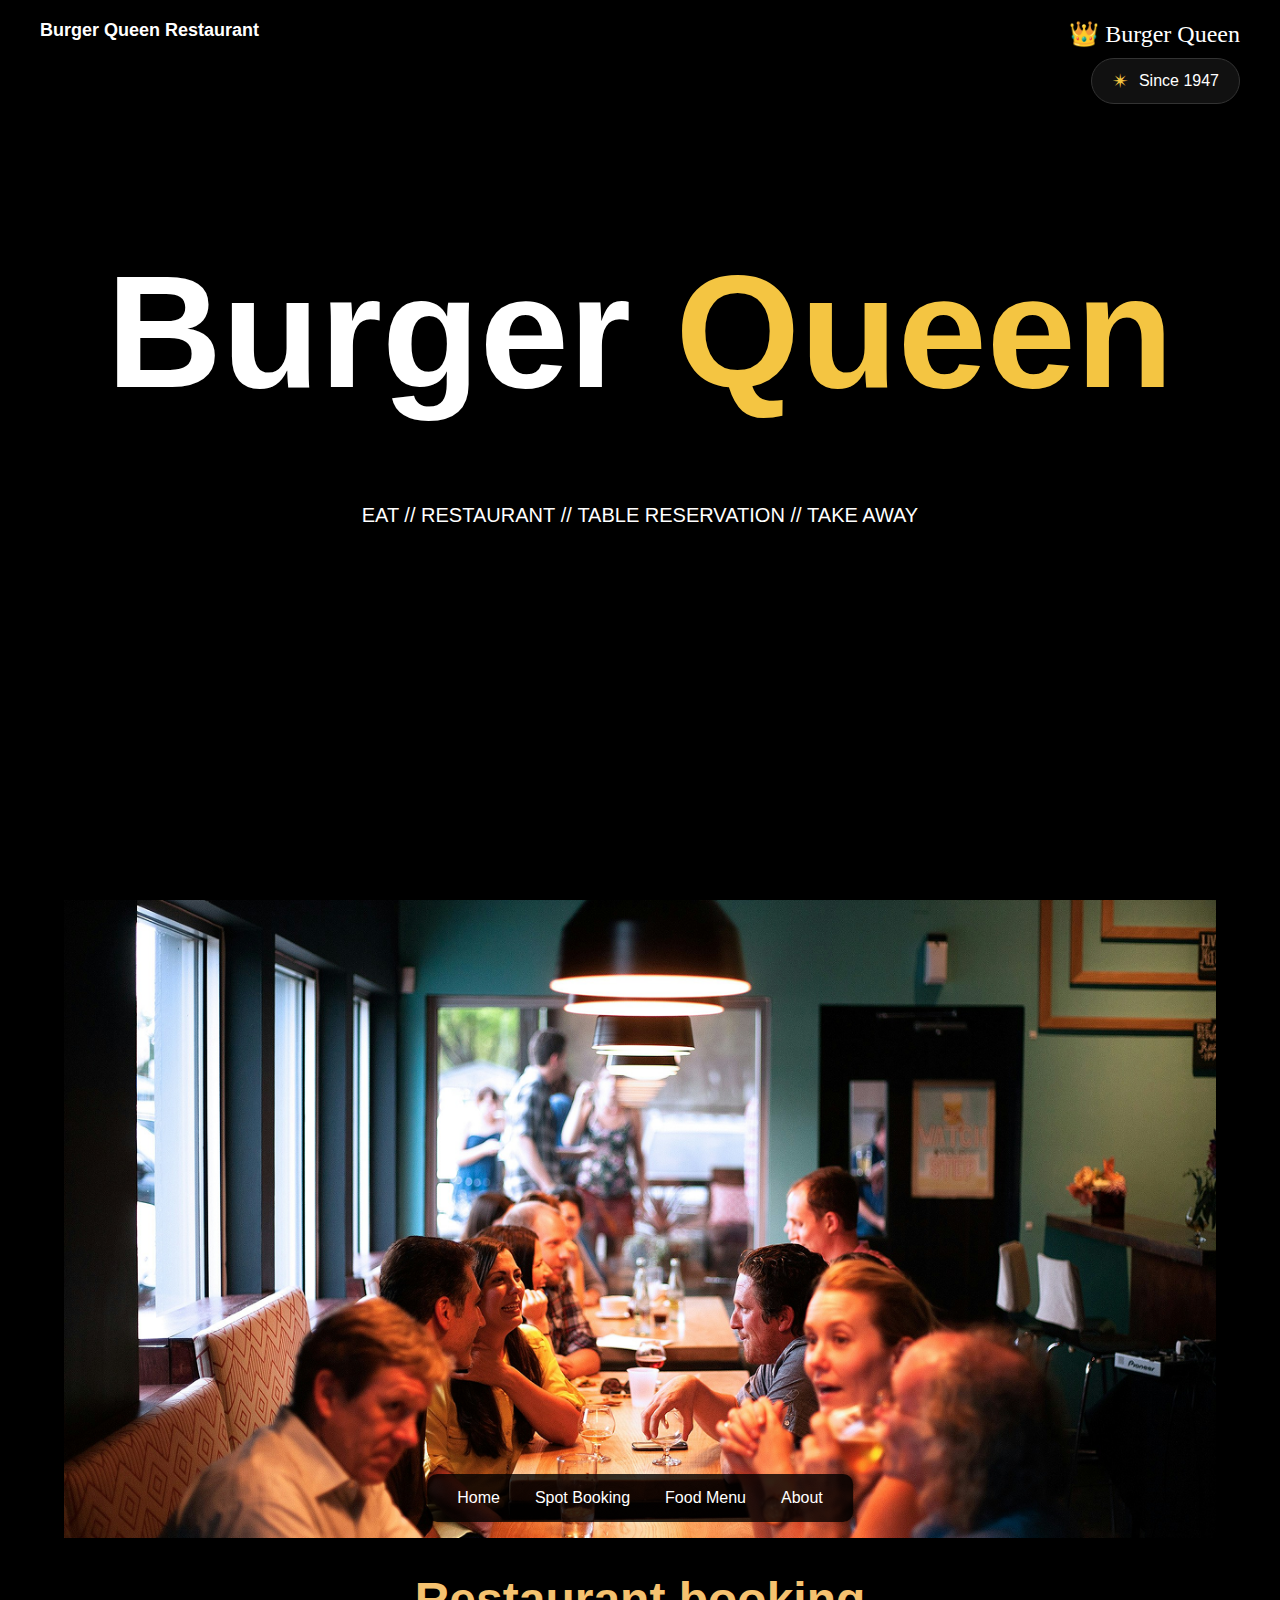
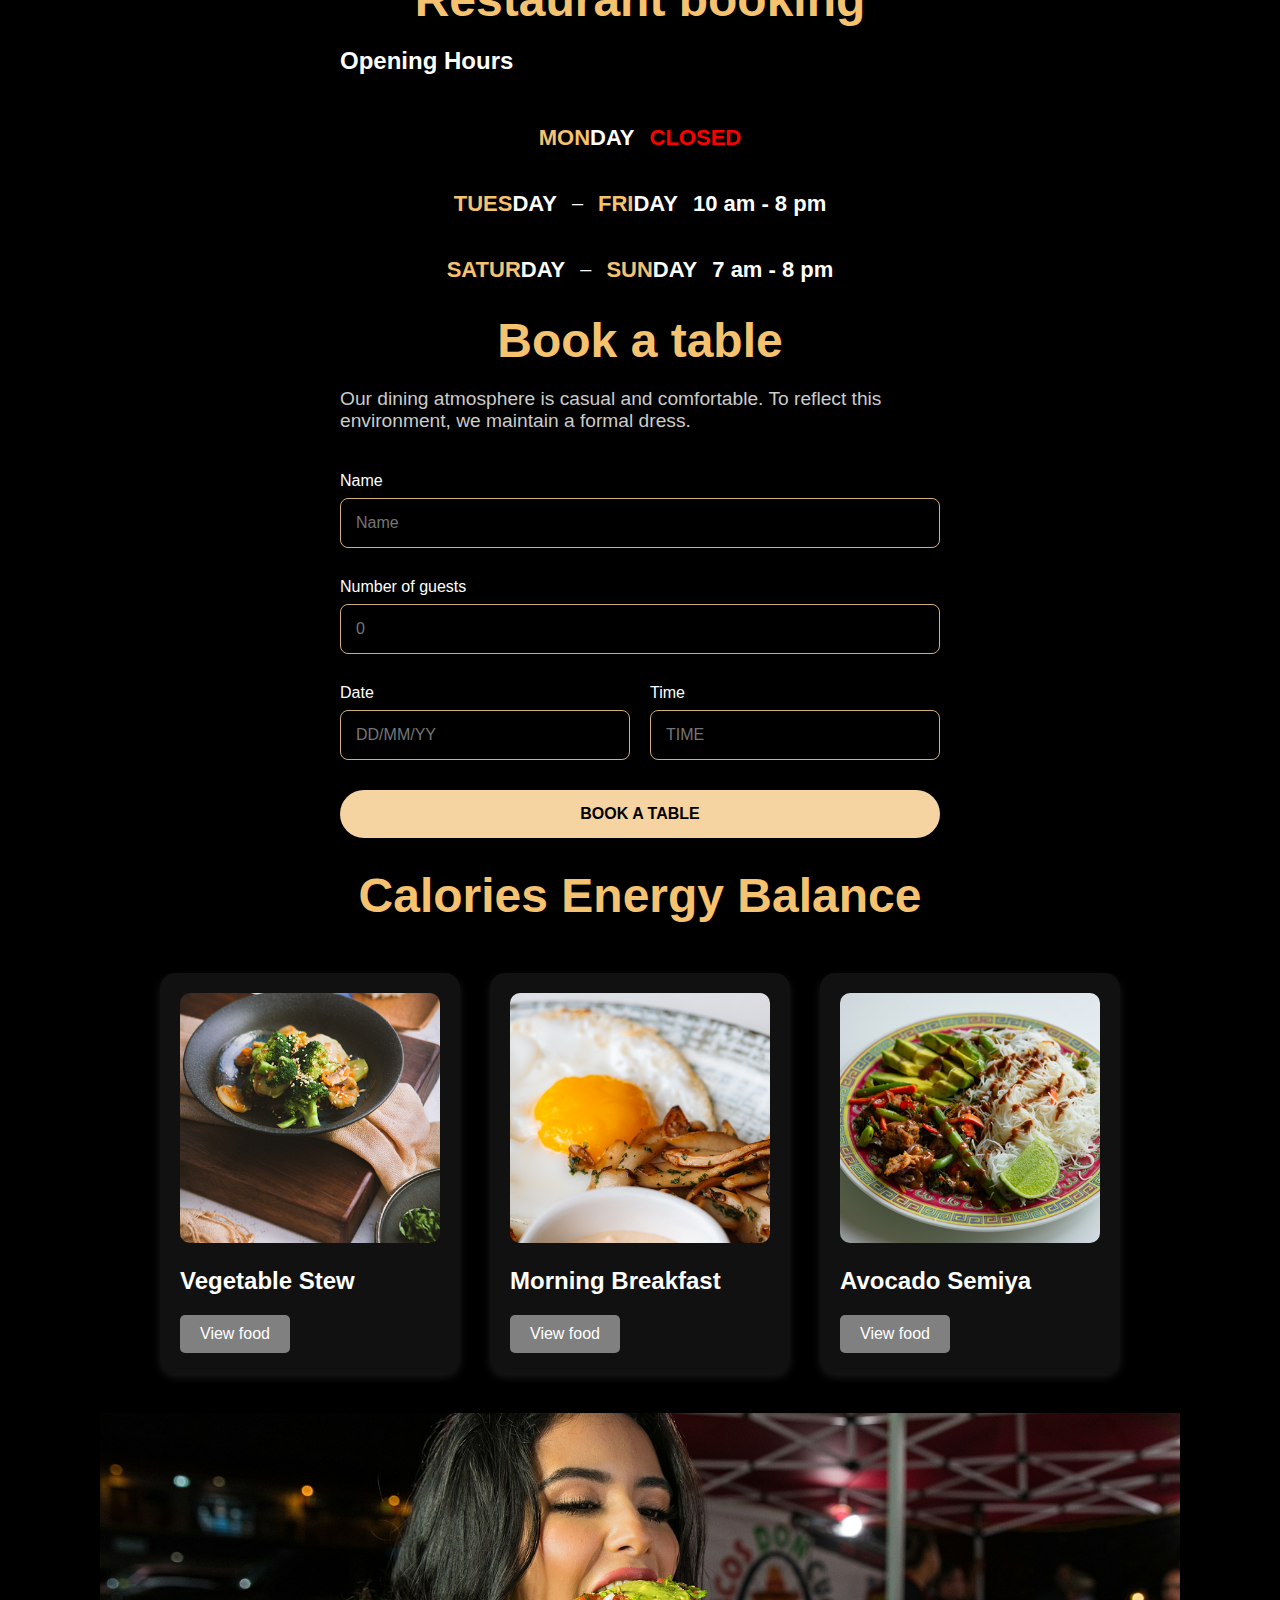
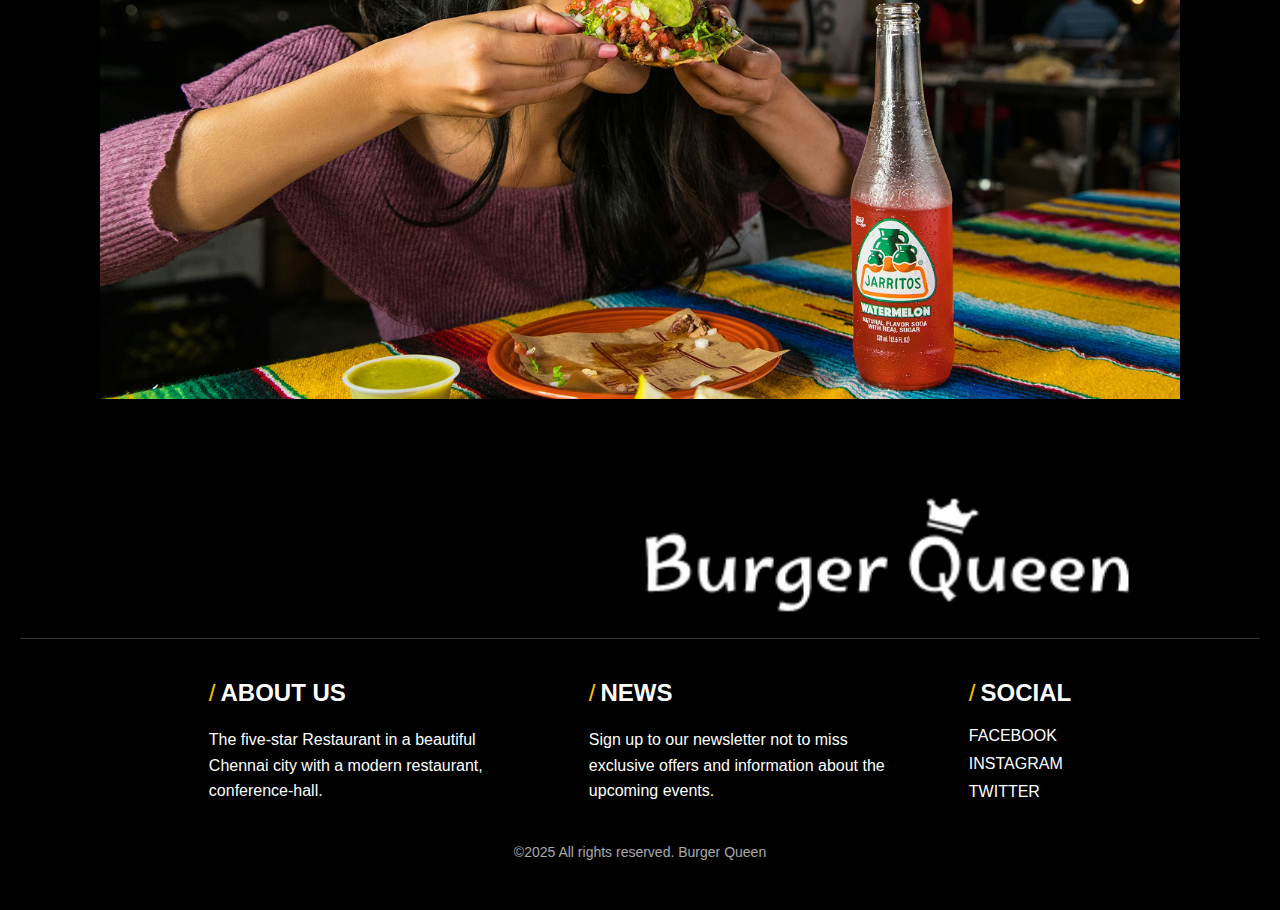
<file: spotbook.html>
<!DOCTYPE html>
<html lang="en">
<head>
    <meta charset="UTF-8">
    <meta name="viewport" content="width=device-width, initial-scale=1.0">
    <title>Burger Queen Banner</title>
    <link rel="stylesheet" href="spotbook.css">
</head>

<body>
  <div class="container">
    <div class="top-left">Burger Queen Restaurant</div>
    <div class="top-right">
      <div class="logo">👑 Burger Queen</div>
      <div class="since">
        <span class="star">✴</span>
        <span>Since 1947</span>
      </div>
    </div>
    <h1 class="brand">
      <span class="white">Burger</span>
      <span class="yellow">Queen</span>
    </h1>
    <div class="footer">
      EAT // <span>RESTAURANT</span> // <span>TABLE RESERVATION</span> // <span>TAKE AWAY</span>
    </div>
  </div>

    <div class="cafe-container" >
        <img src="image/Restaurant (32).png" alt="Le Nemours Cafe">
        <nav class="navbar" id="spotBooking">
          <a href="home.html#home">Home</a>
          <a href="spotbook.html#spotBooking" class="spot">Spot Booking</a>
          <a href="foodmenu.html#foodMenu">Food Menu</a>
          <a href="about.html#about">About</a>
        </nav>
    </div>
   <div class="horizontal-line">
    <div class="line"></div>
   </div>
    
   <div class="container1">
    <h1>Restaurant booking</h1>
    <h2>Opening Hours</h2>
    
    <div class="schedule">
      <div class="day-row">
        <span class="day gold">MON<span class="white">DAY</span></span>
        <span class="status closed">CLOSED</span>
      </div>
      
      <div class="day-row">
        <span class="day gold">TUES<span class="white">DAY</span></span>
        <span class="dash">–</span>
        <span class="day gold">FRI<span class="white">DAY</span></span>
        <span class="hours">10 am - 8 pm</span>
      </div>

      <div class="day-row">
        <span class="day gold">SATUR<span class="white">DAY</span></span>
        <span class="dash">–</span>
        <span class="day gold">SUN<span class="white">DAY</span></span>
        <span class="hours">7 am - 8 pm</span>
      </div>
    </div>
  </div>

  <div class="container1">
    <h1>Book a table</h1>
    <p class="description">
      Our dining atmosphere is casual and comfortable. To reflect this environment, we maintain a formal dress.
    </p>
    <form id="bookingForm">
      <label for="name">Name</label>
      <input type="text" id="name" name="name" placeholder="Name" required>

      <label for="guests">Number of guests</label>
      <input type="number" id="guests" name="guests" min="1" placeholder="0" required>

      <div class="datetime">
        <div class="date">
          <label for="date">Date</label>
          <input type="text" id="date" name="date" placeholder="DD/MM/YY" required>
        </div>
        <div class="time">
          <label for="time">Time</label>
          <input type="text" id="time" name="time" placeholder="TIME" required>
        </div>
      </div>
      <button type="submit" class="book-btn">BOOK A TABLE</button>
    </form>
  </div>
 
  <h1>Calories Energy Balance</h1>

  <div class="card-container">

    <div class="card">
      <img src="image/Restaurant (45).png" alt="Vegetable Stew">
      <h2>Vegetable Stew</h2>
      <button onclick="viewFood('Vegetable Stew')">View food</button>
    </div>

    <div class="card">
      <img src="image/Restaurant (46).png" alt="Morning Breakfast">
      <h2>Morning Breakfast</h2>
      <button onclick="viewFood('Morning Breakfast')">View food</button>
    </div>

    <div class="card">
      <img src="image/Restaurant (47).png" alt="Avocado Semiya">
      <h2>Avocado Semiya</h2>
      <button onclick="viewFood('Avocado Semiya')">View food</button>
    </div>

  </div>

  <div class="Banner3">
    <img src="image/Restaurant (37).png">
  </div>

  <footer class="footer">
    <div class="logo1">
        <img src="image/Restaurant (48).png" alt="Burger Queen Logo">
    </div>
    <div class="footer-content">
      <div class="footer-section">
        <h2><span>/</span>ABOUT US</h2>
        <p>The five-star Restaurant in a beautiful Chennai city with a modern restaurant, conference-hall.</p>
      </div>
      <div class="footer-section">
        <h2><span>/</span>NEWS</h2>
        <p>Sign up to our newsletter not to miss exclusive offers and information about the upcoming events.</p>
      </div>
      <div class="footer-section">
        <h2><span>/</span>SOCIAL</h2>
        <div class="social-links">
          <a href="#">FACEBOOK</a>
          <a href="#">INSTAGRAM</a>
          <a href="#">TWITTER</a>
        </div>
      </div>
    </div>
    <div class="footer-bottom">
      <p>©2025 All rights reserved. Burger Queen</p>
    </div>
  </footer>
  
 
<script>
  document.getElementById('bookingForm').addEventListener('submit', function(e) {
    e.preventDefault();
    
    const name = document.getElementById('name').value;
    const guests = document.getElementById('guests').value;
    const date = document.getElementById('date').value;
    const time = document.getElementById('time').value;
  
    console.log(`Booking Details:
      Name: ${name}
      Guests: ${guests}
      Date: ${date}
      Time: ${time}
    `);
  
    alert('Table booked successfully!');
  });

  function viewFood(foodName) {
  alert('Viewing details for: ' + foodName);
}
</script>
</body>

</html>
</file>
<file: index.css>
body {
    margin: 0;
    font-family: 'Roboto', sans-serif;
    background: linear-gradient(to right, #f1f1f1, #ddd);
    color: #333;
    
}
.container {
    display: flex;
    justify-content: space-between;
    align-items: center;
    padding: 40px;
    background: white;
    background: url(image/Restaurant\ \(40\).png);
    
}
.text-section {
    max-width: 50%;
}
.text-section h1 {
    font-size: 2.5rem;
    margin: 0;
}
.text-section h1 .red {
    color: red;
    display: block;
}
.text-section h1 .black {
    color: black;
    font-size: 3rem;
    font-weight: bold;
}
.text-section p {
    font-size: 1.1rem;
    margin: 20px 0;
    line-height: 1.6;
}
.btn-login {
    background-color: #222;
    color: white;
    padding: 15px 30px;
    border: none;
    border-radius: 10px;
    cursor: pointer;
    font-size: 1rem;
}
.btn-login:hover {
    background-color: #444;
}
.image-section {
    max-width: 45%;
}
.image-section img {
    width: 100%;
    border-radius: 15px;
}
header {
    display: flex;
    justify-content: space-between;
    align-items: center;
    padding: 20px 40px;
    background-color: transparent;
}
header .logo {
    font-size: 1.8rem;
    font-weight: bold;
}
header .logo span {
    font-family: 'Cursive';
}
.reservation {
    background: black;
    color: white;
    padding: 10px 20px;
    border-radius: 5px;
    text-decoration: none;
    font-size: 1rem;
}
footer {
    background: black;
    color: white;
    padding: 20px 40px;
    text-align: center;
    font-size: 1rem;
}
footer img{
    right:auto;
}
.website-link {
    font-size: 0.8rem;
    margin-top: 10px;
}
@media (max-width: 768px) {
.container {
flex-direction: column;
text-align: center;
padding: 20px;
}

.text-section, .image-section {
max-width: 100%;
}

.text-section h1 {
font-size: 2rem;
}

.text-section h1 .black {
font-size: 2.5rem;
}

.text-section p {
font-size: 1rem;
}

.btn-login {
padding: 12px 25px;
font-size: 0.9rem;
}

header {
flex-direction: column;
gap: 10px;
padding: 15px 20px;
}

header .logo {
font-size: 1.5rem;
}

.reservation {
font-size: 0.9rem;
padding: 8px 16px;
}

footer {
font-size: 0.9rem;
padding: 15px 20px;
}
}

@media (max-width: 480px) {
.text-section h1 {
font-size: 1.8rem;
}

.text-section h1 .black {
font-size: 2rem;
}

.btn-login {
width: 100%;
margin-top: 20px;
}
}
</file>
<file: about.css>
body {
    margin: 0;
    padding: 0;
    background-color: #000;
    color: white;
    font-family: 'Inter', sans-serif;
  }
  
  .container {
    padding: 40px;
    position: relative;
    min-height: 100vh;
    box-sizing: border-box;
  }
  
  .top-left {
    font-weight: 700;
    font-size: 18px;
    position: absolute;
    top: 20px;
    left: 40px;
  }
  
  .top-right {
    position: absolute;
    top: 20px;
    right: 40px;
    text-align: right;
  }
  
  .logo {
    font-family: 'Pacifico', cursive;
    font-size: 24px;
    color: white;
  }
  
  .since {
    margin-top: 10px;
    background-color: #111;
    border: 1px solid #333;
    border-radius: 40px;
    padding: 10px 20px;
    display: inline-flex;
    align-items: center;
    gap: 10px;
  }
  
  .star {
    color: #f4c542;
    font-size: 20px;
  }
  
  .brand {
    font-size: 100px;
    margin-top: 200px;
    margin-bottom: 30px;
  }
  
  .brand .white {
    color: white;
  }
  
  .brand .yellow {
    color: #f4c542;
  }
  
  .footer {
    color: #f4c542;
    font-size: 20px;
    margin-left: 100px;
  }
  
  .footer span {
    font-weight: 500;
  }
  /* Tablets (768px and below) */
@media (max-width: 768px) {
    .brand {
      font-size: 80px;
      margin-top: 150px;
      text-align: center;
    }
  
    .top-left, .top-right {
      position: static;
      text-align: center;
      margin-bottom: 10px;
    }
  
    .top-right {
      margin-top: 20px;
    }
  
    .since {
      justify-content: center;
      margin: 10px auto 0;
    }
  
    .footer {
      font-size: 16px;
      text-align: center;
    }
  }
  
  /* Mobile devices (480px and below) */
  @media (max-width: 480px) {
    .brand {
      font-size: 50px;
      margin-top: 120px;
    }
  
    .logo {
      font-size: 20px;
    }
  
    .since {
      font-size: 14px;
      padding: 8px 16px;
    }
  
    .star {
      font-size: 16px;
    }
  
    .top-left {
      font-size: 16px;
    }
  
    .footer {
      font-size: 14px;
      padding: 0 10px;
    }
  }
  
  
.container {
    position: relative;
    width: 100%;
    max-width: 1200px;
    margin: auto;
}

.table-image {
    width: 100%;
    height: auto;
    display: block;
}

.navbar {
    position: absolute;
    bottom: 20px;
    left: 50%;
    transform: translateX(-50%);
    display: flex;
    background-color: rgba(0, 0, 0, 0.8);
    padding: 10px 20px;
    border-radius: 10px;
    gap: 15px;

}

.navbar a {
    color: #fff;
    text-decoration: none;
    font-size: 1em;
    padding: 5px 10px;
    border-radius: 5px;
}

.navbar a:hover {
    background-color: #fff;
    color: #000;
}

/* Media Query for smaller screens */
@media (max-width: 768px) {
    .navbar a {
        font-size: 14px;
    }

    .container img {
        width: 100%;
    }

}

.container
{
  max-width: 800px;
  margin: 0 auto;
  text-align: center;
  padding: 50px;

}
        .title {
            font-size: 48px; 
            margin-bottom: 20px;
        }
        .divider {
            width: 100%;
            height: 2px;
            background-color: #fff; /* Divider in white */
            margin-bottom: 20px;
            
        }
        .content {
            font-size: 18px; 
            line-height: 1.6; 
        }
        .container {
            display: flex;
            flex-wrap: wrap;
            margin: 20px;
            max-width: 1000px;
            border-radius: 10px;
            box-shadow: 0 2px 10px rgba(0, 0, 0, 0.1);
        }
        .text-section {
            flex: 1;
            
            box-sizing: border-box;
        }

        .text-section p {
            margin: 20px;
        }
        .image-section {
            flex: 1;
            display: flex;
            align-items: center;
            justify-content: center;
            padding: 20px;
            box-sizing: border-box;
        }

        .image-section img {
            max-width: 100%;
            height: 50vh;
            border-radius: 10px;
            box-shadow: 0 2px 8px rgba(0, 0, 0, 0.1);
        }
        .container1 {
            display: flex;
            flex-direction: row;
            justify-content: center;
            align-items: center;
            padding: 20px;
            max-width: 1200px;
            margin: 0 auto;
        }
        .image-section {
            flex: 1;
            margin-right: 20px;
        }

        .image-section img {
            width: 100%;
            height: auto;
            border-radius: 10px; /* Rounded corners */
        }

        .text-section {
            flex: 2;
            line-height: 1.6;
        }
        .text-section p {
            font-size: 1.2em;
            margin: 0;
        }

        .logo1{
            margin-top: 200px;
            text-align: right;
        }

        
        .title-container {
            display: flex;
            justify-content: center;
            align-items: center;
            height: 20vh;
        }

        .title-container h1 {
            font-size: 2.5em;
            font-weight: bold;
        }


        .profile-container {
            display: flex;
            flex-wrap: wrap;
            margin: 20px auto;
            max-width: 1200px;
        }

        .profile-image {
            flex: 1;
            display: flex;
            justify-content: center;
            align-items: center;
        }
        .profile-image img {
            max-width: 80%;
            height: auto;
            border-radius: 10px;
        }

        .profile-text {
            flex: 1;
            padding: 20px;
        }

        .profile-text h2 {
            font-size: 2em;
            margin-bottom: 10px;
        }
        .profile-text p {
            font-size: 1.2em;
            line-height: 1.6;
        }

        .journey-container {
            display: flex;
            flex-wrap: wrap;
            margin: 20px auto;
            max-width: 1000px;
        }
        .journey-image {
            flex: 1;
            display: flex;
            justify-content: center;
            align-items: center;
        }

        .journey-image img {
            max-width: 100%;
            height: auto;
            border-radius: 10px;
        }
        .journey-text {
            flex: 2;
            padding: 20px;
        }

        .journey-text p {
            font-size: 1.2em;
            line-height: 1.8;
        }

        .journey-logo {
            margin-top: 20px;
            text-align: center;
            font-size: 2em;
            font-weight: bold;
        }
        h1 {
            font-size: 3em;
            text-transform: uppercase;
            margin:100px;
        }
        .logo1{
            margin-top: 200px;
            text-align: right;
        }

        footer {
    background-color: #000;
    padding: 20px 0;
}

.footer-container {
    display: flex;
    justify-content: space-around;
    align-items: flex-start;
    max-width: 1200px;
    margin: 0 auto;
}

.footer-section {
    flex: 1;
    padding: 0 20px;
}

.footer-section h2 {
    color: #ffcc00;
    font-size: 1.2em;
}

.footer-section p {
    font-size: 0.9em;
    line-height: 1.6;
    color:aliceblue
}

.footer-section p:last-child {
    font-size: 0.8em;
    color:aliceblue;
}   
            
.line-container {
      width: 90%; /* Controls the total space used */
      padding: 5% 5%; /* Space on both sides */
    }

    .line {
      border-top: 2px solid #333; /* You can change thickness and color */
      width: 100%;
    }
</file>
<file: foodmenu.css>
body {
    margin: 0;
    font-family: Arial, sans-serif;
    background-color: #000;
    color: white;
}

.banner {
      text-align: center;
      padding: 50px;
  }
  
  .top-text {
      font-size: 20px;
      margin-bottom: 20px;
  }
  
  .main-text {
      font-size: 80px;
      font-weight: bold;
  }
  
  .highlight {
      color: yellow;
  }
  
  .badge {
      display: inline-block;
      background-color: black;
      border: 1px solid white;
      padding: 10px 20px;
      margin-top: 20px;
      font-size: 20px;
  }
  
  .badge-icon {
      color: yellow;
      margin-right: 10px;
  }
  
  .bottom-text {
      font-size: 20px;
      color: yellow;
      margin-top: 40px;
  }
  .container {
      position: relative;
      width: 100%;
      max-width: 1000px;
      margin: auto;
  }
  
  .table-image {
      width: 100%;
      height: auto;
      display: block;
  }
  
  .navbar {
      position: absolute;
      bottom: 20px;
      left: 50%;
      transform: translateX(-50%);
      display: flex;
      background-color: rgba(0, 0, 0, 0.8);
      padding: 10px 20px;
      border-radius: 10px;
      gap: 15px;
  }
  .navbar a {
      color: #fff;
      text-decoration: none;
      font-size: 1em;
      padding: 5px 10px;
      border-radius: 5px;
  }
  /*.navbar a #spotbooking{
  background-color: #fff;
  }*/
  
  .navbar a:hover {
      background-color: #fff;
      color: #000;
  }
  
.horizontal-line {
    width: 80%;
    height: 5px;
    background-color: white;
    margin:100px;
    gap:20px;
    align-items: center;
}

.heading{
    text-align: center;
    padding: 20px;
}

.heading h1 {
    color: #FFD700; /* Gold color */
    font-size: 48px;
    text-transform: uppercase;
}
.top{
            display: flex;
            flex-direction: row;
            font-family: Arial, sans-serif;
            margin: 0;
            padding: 20px;
        }
.image-container {
            flex: 1;
            display: flex;
            justify-content: center;
            align-items: center;
        }
        .image-container img {
            max-width: 100%;
            border-radius: 10px;
            box-shadow: 0 4px 8px rgba(0, 0, 0, 0.2);
        }
        .menu-container {
            flex: 1;
            padding: 20px;
        }
        .menu-container h1 {
            font-size: 36px;
            margin-bottom: 20px;
            color:#e74c3c;
            
        }
        .menu-item {
            display: flex;
            align-items: center;
            margin-bottom: 80px;
            border: 1px solid #ccc;
            border-radius: 5px;
            padding: 10px;
            box-shadow: 0 2px 4px rgba(0, 0, 0, 0.1);
            
        }
        .menu-item img {
            width: 50px;
            height: 50px;
            border-radius: 5px;
            margin-right: 15px;
        }
        .menu-item .details {
            flex: 1;
        }
        .menu-item .details h2 {
            font-size: 24px;
            margin: 0;
            color: white;
        }
        .menu-item .details p {
            margin: 5px 0;
            color: #666;
        }
        .menu-item .price {
            font-size: 18px;
            color: #e74c3c;
        }
        .menu-item .price.discounted {
            text-decoration: line-through;
            color: #888;
            margin-right: 10px;
        }
    /*flex1*/

.container1{
    display: flex;
    flex-direction: row;
    justify-content: space-between;
    padding: 20px;
}

.image-section1 {
    flex: 1;
    padding-right: 20px;
}

.image-section1 img {
    width: 100%;
    border-radius: 10px;
}

.menu-section1 {
    flex: 1;
    padding-left: 20px;
}

.menu-section1 h1 {
    font-size: 36px;
    margin-bottom: 20px;
    color:#e74c3c;
}

.menu-item1 {
    display: flex;
    flex-direction: row;
    align-items: center;
    margin-bottom: 20px;
    border: 1px solid #ccc;
    border-radius: 5px;
    padding: 10px;
    box-shadow: 0 2px 4px rgba(0, 0, 0, 0.1);
    margin-bottom: 20px;
}

.menu-item1 img {
    width: 80px;
    height: 80px;
    border-radius: 10px;
    margin-right: 20px;
}

.item-details1 {
    flex: 1;
}

.item-details1 h2 {
    font-size: 24px;
    margin: 0;
}

.item-details1 p {
    margin: 5px 0;
    color: #666
}

.price1 {
    font-size: 20px;
    font-weight: bold;
}

.old-price1 {
    text-decoration: line-through;
    color: #f00;
}


.menu-container2 {
    display: flex;
    flex-direction: row;
    justify-content: space-between;
    padding: 20px;
}

.image-section2 {
    flex: 1;
}

.image-section2 img {
    width: 100%;
    height: auto;
}

.menu-section2 {
    flex: 1;
    padding: 20px;
}

.menu-section2 h1 {
    font-size: 48px;
    margin-bottom: 20px;
    color:#e74c3c;
    
}

.menu-item2 {
    display: flex;
    align-items: center;
    margin-bottom: 10px;
    border: 1px solid #ccc;
    border-radius: 5px;
   
    box-shadow: 0 2px 4px rgba(0, 0, 0, 0.1);
   
}

.menu-item2 img {
    width: 100px;
    height: 100px;
    margin-right: 20px;
}

.item-details2 {
    flex: 1;
}

.item-details2 h2 {
    font-size: 24px;
    margin: 0;
}

.item-details2 p {
    margin: 5px 0;
}

.price2 {
    font-size: 20px;
}

.old-price2 {
    text-decoration: line-through;
    color: red;
}

.container3 {
    display: flex;
    flex-direction: row;
    max-width: 1200px;
    margin: auto;
}

.image-section3 {
    flex: 1;
    padding: 20px;
}

.image-section3 img {
    width: 100%;
    border-radius: 10px;
}

.menu-section3 {
    flex: 1;
    padding: 20px;
}

.menu-section3 h1 {
    font-size: 36px;
    margin-bottom: 20px;
    color:#e74c3c;
}

.menu-item3 {
    display: flex;
    align-items: center;
    margin-bottom: 40px;
    border: 1px solid #ccc;
    border-radius: 5px;
    box-shadow: 0 2px 4px rgba(0, 0, 0, 0.1);
}
.menu-item3 img{
    width: 100px;
    height: 100px;
    margin-right: 20px;
}

.details3 h2 {
    font-size: 24px;
    margin: 0;
}

.details3 p {
    margin: 5px 0;
    color: #aaa;
}

.price3 {
    font-size: 20px;
}

.old-price3 {
    text-decoration: line-through;
    color: red;
}

.logo1{
           
            text-align: right;
        }


footer {
    background-color: #000;
    padding: 20px 0;
}

.footer-container {
    display: flex;
    justify-content: space-around;
    align-items: flex-start;
    max-width: 1200px;
    margin: 0 auto;
}

.footer-section {
    flex: 1;
    padding: 0 20px;
}

.footer-section h2 {
    color: #ffcc00;
    font-size: 1.2em;
}

.footer-section p {
    font-size: 0.9em;
    line-height: 1.6;
    color:aliceblue
}

.footer-section p:last-child {
    font-size: 0.8em;
    color:aliceblue;
}
.line-container {
      width: 90%; /* Controls the total space used */
      padding: 5% 5%; /* Space on both sides */
    }

    .line {
      border-top: 2px solid #333; /* You can change thickness and color */
      width: 100%;
    }
    @media (max-width: 768px) {
    .banner {
        padding: 30px 10px;
    }
    .top-text {
        font-size: 16px;
    }
    .main-text {
        font-size: 40px;
    }
    .badge {
        font-size: 16px;
        padding: 8px 16px;
    }
    .bottom-text {
        font-size: 16px;
    }
    .navbar {
        flex-direction: column;
        bottom: 10px;
        padding: 10px;
    }
    .horizontal-line {
        margin: 50px auto;
    }
    .heading h1 {
        font-size: 32px;
    }
    .top {
        flex-direction: column;
        padding: 10px;
    }
    .container1,
    .menu-container2,
    .container3 {
        flex-direction: column;
        padding: 10px;
    }
    .image-container img,
    .image-section1 img,
    .image-section2 img,
    .image-section3 img {
        max-width: 100%;
        height: auto;
    }
    .menu-container,
    .menu-section1,
    .menu-section2,
    .menu-section3 {
        padding: 10px;
    }
    .menu-item,
    .menu-item1,
    .menu-item2,
    .menu-item3 {
        flex-direction: column;
        text-align: center;
        padding: 10px;
    }
    .menu-item img,
    .menu-item1 img,
    .menu-item2 img,
    .menu-item3 img {
        margin: 0 0 10px 0;
    }
    .footer-container {
        flex-direction: column;
        align-items: center;
        text-align: center;
    }
    .footer-section {
        padding: 10px 0;
    }
}
</file>
<file: login.css>
* {
    margin: 0;
    padding: 0;
    box-sizing: border-box;
    font-family: 'Segoe UI', sans-serif;
  }
  
  body, html {
    height: 100%;
    width: 100%;
    background: url(image/Restaurant\ \(39\).png);
    background-size: cover;
    background-position: center;
    
  }
  
  .container {
    display: flex;
    height: 100vh;
    
    position: relative;
  }
  
  .left-section {
    flex: 1;
    padding: 100px 60px;
    color: white;
    background: rgba(0, 0, 0, 0.5);
  }
  
  .left-section h2 {
    font-size: 28px;
    font-weight: 600;
  }
  
  .left-section h1 {
    font-size: 32px;
    font-weight: bold;
    margin-top: 20px;
  }
  
  .right-section {
    flex: 1;
    border-radius: 5px;
    display: flex;
    justify-content: center;
    align-items: center;
  }
  
  .login-form {
    width: 80%;
    max-width: 400px;
    display: flex;
    flex-direction: column;
  }
  
  .greeting {
    font-size: 18px;
    font-weight: 600;
  }
  
  .sub-greeting {
    font-size: 16px;
    color: #0077b6;
    margin-bottom: 20px;
  }
  
  .login-form h3 {
    font-size: 18px;
    margin-bottom: 20px;
  }
  
  .highlight {
    color: #0077b6;
    font-weight: bold;
  }
  
  .login-form input {
    padding: 12px;
    margin-bottom: 15px;
    border: none;
    border-bottom: 2px solid #0077b6;
    background-color: transparent;
    outline: none;
    font-size: 14px;
  }
  
  .form-footer {
    display: flex;
    justify-content: flex-end;
    margin-bottom: 20px;
  }
  
  .form-footer a {
    text-decoration: none;
    font-size: 13px;
    color: #000;
    font-weight: 600;
  }
  
  .login-form button {
    padding: 12px;
    background-color: #00b4d8;
    color: white;
    border: none;
    border-radius: 8px;
    font-size: 16px;
    font-weight: bold;
    cursor: pointer;
    transition: background 0.3s ease;
  }
  
  .login-form button:hover {
    background-color: #0096c7;
  }
  /* Responsive Design */
  @media (max-width: 768px) {
    .container {
      flex-direction: column;
      height: auto;
    }
  
    .left-section, .right-section {
      flex: none;
      width: 100%;
      padding: 40px 20px;
      text-align: center;
    }
  
    .left-section h2 {
      font-size: 22px;
    }
  
    .left-section h1 {
      font-size: 26px;
    }
  
    .login-form {
      width: 100%;
      max-width: 300px;
    }
  
    .greeting, .sub-greeting, .login-form h3 {
      font-size: 16px;
    }
  }
  
  @media (max-width: 480px) {
    .left-section {
      padding: 30px 15px;
    }
  
    .left-section h2 {
      font-size: 20px;
    }
  
    .left-section h1 {
      font-size: 24px;
    }
  
    .login-form {
      width: 90%;
      max-width: 280px;
    }
  
    .greeting, .sub-greeting, .login-form h3 {
      font-size: 14px;
    }
  
    .form-footer a {
      font-size: 12px;
    }
  
    .login-form button {
      font-size: 14px;
    }
  }
</file>
<file: reservation.css>
body {
    margin: 0;
    padding: 0;
    background-color: #000;
    color: white;
    font-family: 'Inter', sans-serif;
  }
  
  .container3 {
    padding: 40px;
    position: relative;
    min-height: 100vh;
    box-sizing: border-box;
  }
  
  .top-left {
    font-weight: 700;
    font-size: 18px;
    position: absolute;
    top: 20px;
    left: 40px;
  }
  
  .top-right {
    position: absolute;
    top: 20px;
    right: 40px;
    text-align: right;
  }
  
  .logo {
    font-family: 'Pacifico', cursive;
    font-size: 24px;
    color: white;
  }
  
  .since {
    margin-top: 10px;
    background-color: #111;
    border: 1px solid #333;
    border-radius: 40px;
    padding: 10px 20px;
    display: inline-flex;
    align-items: center;
    gap: 10px;
  }
  
  .star {
    color: #f4c542;
    font-size: 20px;
  }
  
  .brand {
    font-size: 160px;
    margin-top: 200px;
    margin-bottom: 30px;
  }
  
  .brand .white {
    color: white;
  }
  
  .brand .yellow {
    color: #f4c542;
  }
  
  .footer {
    color: #f4c542;
    font-size: 20px;
    margin-top: 20px;
  }
  
  .footer span {
    font-weight: 500;
  }
  /* Tablets (768px and below) */
@media (max-width: 768px) {
    .brand {
      font-size: 80px;
      margin-top: 150px;
      text-align: center;
    }
  
    .top-left, .top-right {
      position: static;
      text-align: center;
      margin-bottom: 10px;
    }
  
    .top-right {
      margin-top: 20px;
    }
  
    .since {
      justify-content: center;
      margin: 10px auto 0;
    }
  
    .footer {
      font-size: 16px;
      text-align: center;
    }
  }
  
  /* Mobile devices (480px and below) */
  @media (max-width: 480px) {
    .brand {
      font-size: 50px;
      margin-top: 120px;
    }
  
    .logo {
      font-size: 20px;
    }
  
    .since {
      font-size: 14px;
      padding: 8px 16px;
    }
  
    .star {
      font-size: 16px;
    }
  
    .top-left {
      font-size: 16px;
    }
  
    .footer {
      font-size: 14px;
      padding: 0 10px;
    }
  }
  
  
  .container {
      position: relative;
      width: 100%;
      max-width: 1000px;
      margin: auto;
  }
  
  .table-image {
      width: 100%;
      height: auto;
      display: block;
  }
  
  .navbar {
      position: absolute;
      bottom: 20px;
      left: 50%;
      transform: translateX(-50%);
      display: flex;
      background-color: rgba(0, 0, 0, 0.8);
      padding: 10px 20px;
      border-radius: 10px;
      gap: 15px;
  }
  .navbar a {
      color: #fff;
      text-decoration: none;
      font-size: 1em;
      padding: 5px 10px;
      border-radius: 5px;
  }
  /*.navbar a #spotbooking{
  background-color: #fff;
  }*/
  
  .navbar a:hover {
      background-color: #fff;
      color: #000;
  }
  
  .line 
  {
      width: 80%; 
      height: 5px; 
      background-color: white;
      display:flex;
      justify-content: center;
      align-items: center;
      margin:20px;
      
  }
  
  
  
  .container1 {
    padding: 50px 20px;
  }
  
  h1 {
    color: #f5c270;
    font-size: 48px;
    margin-bottom: 30px;
  }
  
  h2 {
    font-size: 24px;
    margin-bottom: 50px;
  }
  
  .schedule {
    display: flex;
    flex-direction: column;
    align-items: center;
    gap: 40px;
  }
  
  .day-row {
    display: flex;
    align-items: center;
    gap: 15px;
    font-size: 22px;
  }
  
  .day {
    font-weight: bold;
  }
  
  .gold {
    color: #f5c270;
  }
  
  .white {
    color: white;
  }
  
  .status.closed {
    color: red;
    font-weight: bold;
  }
  
  .hours {
    color: white;
    font-size: 22px;
    font-weight: bold;
  }
  
  .dash {
    color: white;
    font-size: 20px;
  }
  .container2 {
              max-width: 900px;
              
              border-radius: 10px;
              padding: 20px;
              box-shadow: 0 4px 10px rgba(0, 0, 0, 0.5);
              display: flex;
              justify-content: center;
              align-items: center;
              margin:20px;
          }
          .image {
              flex: 1;
              margin-right: 20px;
              width:50%;
              
          }
          .image img {
              width: 100%;
              border-radius: 10px;
          }
          .content {
              flex: 1;
          }
          .title {
              font-size: 2em;
              margin-bottom: 10px;
          }
          .price {
              font-size: 1.5em;
              color: #f0a500;
              margin: 10px 0;
          }
          .description {
              font-size: 1em;
              line-height: 1.5;
              margin-bottom: 20px;
          }
          .tagline {
              font-size: 1.2em;
              margin-bottom: 20px;
              color: #ffa500;
          }
          .button {
              background-color: #f0a500;
              color: #000;
              border: none;
              padding: 10px 20px;
              border-radius: 5px;
              font-size: 1em;
              cursor: pointer;
          }
          .button:hover {
              background-color: #ffcc00;
          }
      
          .image-container {
              
              width: 90%;
              max-width: 800px;
              display: flex;
              justify-content: center;
              align-items: center;
              min-height: 100vh;
              padding:20px;
              margin:20px;
  
          }
  
          .logo1{
              margin-top: 200px;
              text-align: right;
          }
          
          footer {
      background-color: #000;
      padding: 20px 0;
  }
  
  .footer-container {
      display: flex;
      justify-content: space-around;
      align-items: flex-start;
      max-width: 1200px;
      margin: 0 auto;
  }
  
  .footer-section {
      flex: 1;
      padding: 0 20px;
  }
  
  .footer-section h2 {
      color: #ffcc00;
      font-size: 1.2em;
  }
  
  .footer-section p {
      font-size: 0.9em;
      line-height: 1.6;
      color:aliceblue
  }
  
  .footer-section p:last-child {
      font-size: 0.8em;
      color:aliceblue;
  }
  
  .line-container {
        width: 90%; /* Controls the total space used */
        padding: 5% 5%; /* Space on both sides */
      }
  
      .line {
        border-top: 2px solid #333; /* You can change thickness and color */
        width: 100%;
      }
</file>
<file: spotbook.css>
body {
  margin: 0;
  padding: 0;
  background-color: #000;
  color: white;
  font-family: 'Inter', sans-serif;
}

.container {
  padding: 40px;
  position: relative;
  min-height: 100vh;
  box-sizing: border-box;
}

.top-left {
  font-weight: 700;
  font-size: 18px;
  position: absolute;
  top: 20px;
  left: 40px;
}

.top-right {
  position: absolute;
  top: 20px;
  right: 40px;
  text-align: right;
}

.logo {
  font-family: 'Pacifico', cursive;
  font-size: 24px;
  color: white;
}

.since {
  margin-top: 10px;
  background-color: #111;
  border: 1px solid #333;
  border-radius: 40px;
  padding: 10px 20px;
  display: inline-flex;
  align-items: center;
  gap: 10px;
}

.star {
  color: #f4c542;
  font-size: 20px;
}

.brand {
  font-size: 160px;
  margin-top: 200px;
  margin-bottom: 30px;
}

.brand .white {
  color: white;
}

.brand .yellow {
  color: #f4c542;
}

.footer {
  color: #f4c542;
  font-size: 20px;
  margin-top: 20px;
}

.footer span {
  font-weight: 500;
}
/* Tablets (768px and below) */
@media (max-width: 768px) {
  .brand {
    font-size: 80px;
    margin-top: 150px;
    text-align: center;
  }

  .top-left, .top-right {
    position: static;
    text-align: center;
    margin-bottom: 10px;
  }

  .top-right {
    margin-top: 20px;
  }

  .since {
    justify-content: center;
    margin: 10px auto 0;
  }

  .footer {
    font-size: 16px;
    text-align: center;
  }
}

/* Mobile devices (480px and below) */
@media (max-width: 480px) {
  .brand {
    font-size: 50px;
    margin-top: 120px;
  }

  .logo {
    font-size: 20px;
  }

  .since {
    font-size: 14px;
    padding: 8px 16px;
  }

  .star {
    font-size: 16px;
  }

  .top-left {
    font-size: 16px;
  }

  .footer {
    font-size: 14px;
    padding: 0 10px;
  }
}

.cafe-container {
    position: relative;
    text-align: center;
}

img {
    width: 90%;
    
}
.navbar {
  position: absolute;
  bottom: 20px;
  left: 50%;
  transform: translateX(-50%);
  display: flex;
  background-color: rgba(0, 0, 0, 0.8);
  padding: 10px 20px;
  border-radius: 10px;
  gap: 15px;
  }
  .navbar a {
  color: #fff;
  text-decoration: none;
  font-size: 1em;
  padding: 5px 10px;
  border-radius: 5px;
  }
  /*.navbar a #spotbooking{
  background-color: #fff;
  }*/
  
  .navbar a:hover {
  background-color: #fff;
  color: #000;
  }

h1 {
  color: #f5c270;
  font-size: 48px;
  margin-bottom: 30px;
}

h2 {
  font-size: 24px;
  margin-bottom: 50px;
}

.schedule {
  display: flex;
  flex-direction: column;
  align-items: center;
  gap: 40px;
}

.day-row {
  display: flex;
  align-items: center;
  gap: 15px;
  font-size: 22px;
}

.day {
  font-weight: bold;
}

.gold {
  color: #f5c270;
}

.white {
  color: white;
}

.status.closed {
  color: red;
  font-weight: bold;
}

.hours {
  color: white;
  font-size: 22px;
  font-weight: bold;
}

.dash {
  color: white;
  font-size: 20px;
}

* {
  margin: 0;
  padding: 0;
  box-sizing: border-box;
}



.container1 {
  max-width: 600px;
  margin: 0 auto;
}

h1 {
  font-size: 2.5rem;
  margin-bottom: 20px;
}

.description {
  font-size: 1.2rem;
  margin-bottom: 40px;
  color: #ccc;
}

form label {
  display: block;
  margin-bottom: 8px;
  font-size: 1rem;
}

form input {
  width: 100%;
  padding: 15px;
  margin-bottom: 30px;
  border: 1px solid #d2ae7e;
  border-radius: 8px;
  background: transparent;
  color: #fff;
  font-size: 1rem;
}

.datetime {
  display: flex;
  gap: 20px;
}

.datetime .date,
.datetime .time {
  flex: 1;
}

.book-btn {
  display: block;
  width: 100%;
  padding: 15px;
  background-color: #f5d4a1;
  border: none;
  border-radius: 30px;
  color: #000;
  font-size: 1rem;
  font-weight: bold;
  cursor: pointer;
  transition: background-color 0.3s;
}

.book-btn:hover {
  background-color: #e2c18e;
}


h1 {
  margin-top: 30px;
  font-size: 3rem;
  text-align: center;

}

.card-container {
  display: flex;
  justify-content: center;
  gap: 30px;
  margin-top: 50px;
  padding: 0 20px;
  flex-wrap: wrap;
}

.card {
  background-color: #111;
  padding: 20px;
  border-radius: 15px;
  width: 300px;
  box-shadow: 0 4px 8px rgba(255, 255, 255, 0.1);
  transition: transform 0.3s;
}

.card:hover {
  transform: translateY(-10px);
}

.card img {
  width: 100%;
  border-radius: 10px;
  height: 250px;
  object-fit: cover;
}

.card h2 {
  margin: 20px 0 10px;
  font-size: 1.5rem;
}

.card button {
  background-color: grey;
  border: none;
  color: white;
  padding: 10px 20px;
  border-radius: 5px;
  font-size: 1rem;
  cursor: pointer;
  margin-top: 10px;
}

.card button:hover {
  background-color: #555;
}
.Banner3{
   text-align: center;
   margin:20px;
   padding:20px;
}
.footer {
  background-color: #000;
  color: #fff;
  padding: 50px 20px;
  font-family: 'Poppins', sans-serif;
  text-align: center;
  position: relative;
}

.logo1{
              
   text-align: right;

}
.logo1 img{
    width:50%;
}
.footer-content {
  display: flex;
  flex-wrap: wrap;
  justify-content: center;
  gap: 80px;
  border-top: 1px solid #333;
  padding-top: 40px;
  margin-top: 20px;
}

.footer-section {
  max-width: 300px;
  text-align: left;
}

.footer-section h2 {
  font-size: 24px;
  margin-bottom: 20px;
}

.footer-section h2 span {
  color: #ffc107; /* yellow color for the slash */
  margin-right: 5px;
}

.footer-section p {
  font-size: 16px;
  line-height: 1.6;
}

.social-links {
  display: flex;
  flex-direction: column;
  gap: 10px;
}

.social-links a {
  color: #fff;
  text-decoration: none;
  font-size: 16px;
}

.footer-bottom {
  margin-top: 40px;
  font-size: 14px;
  color: #aaa;
}
</file>
